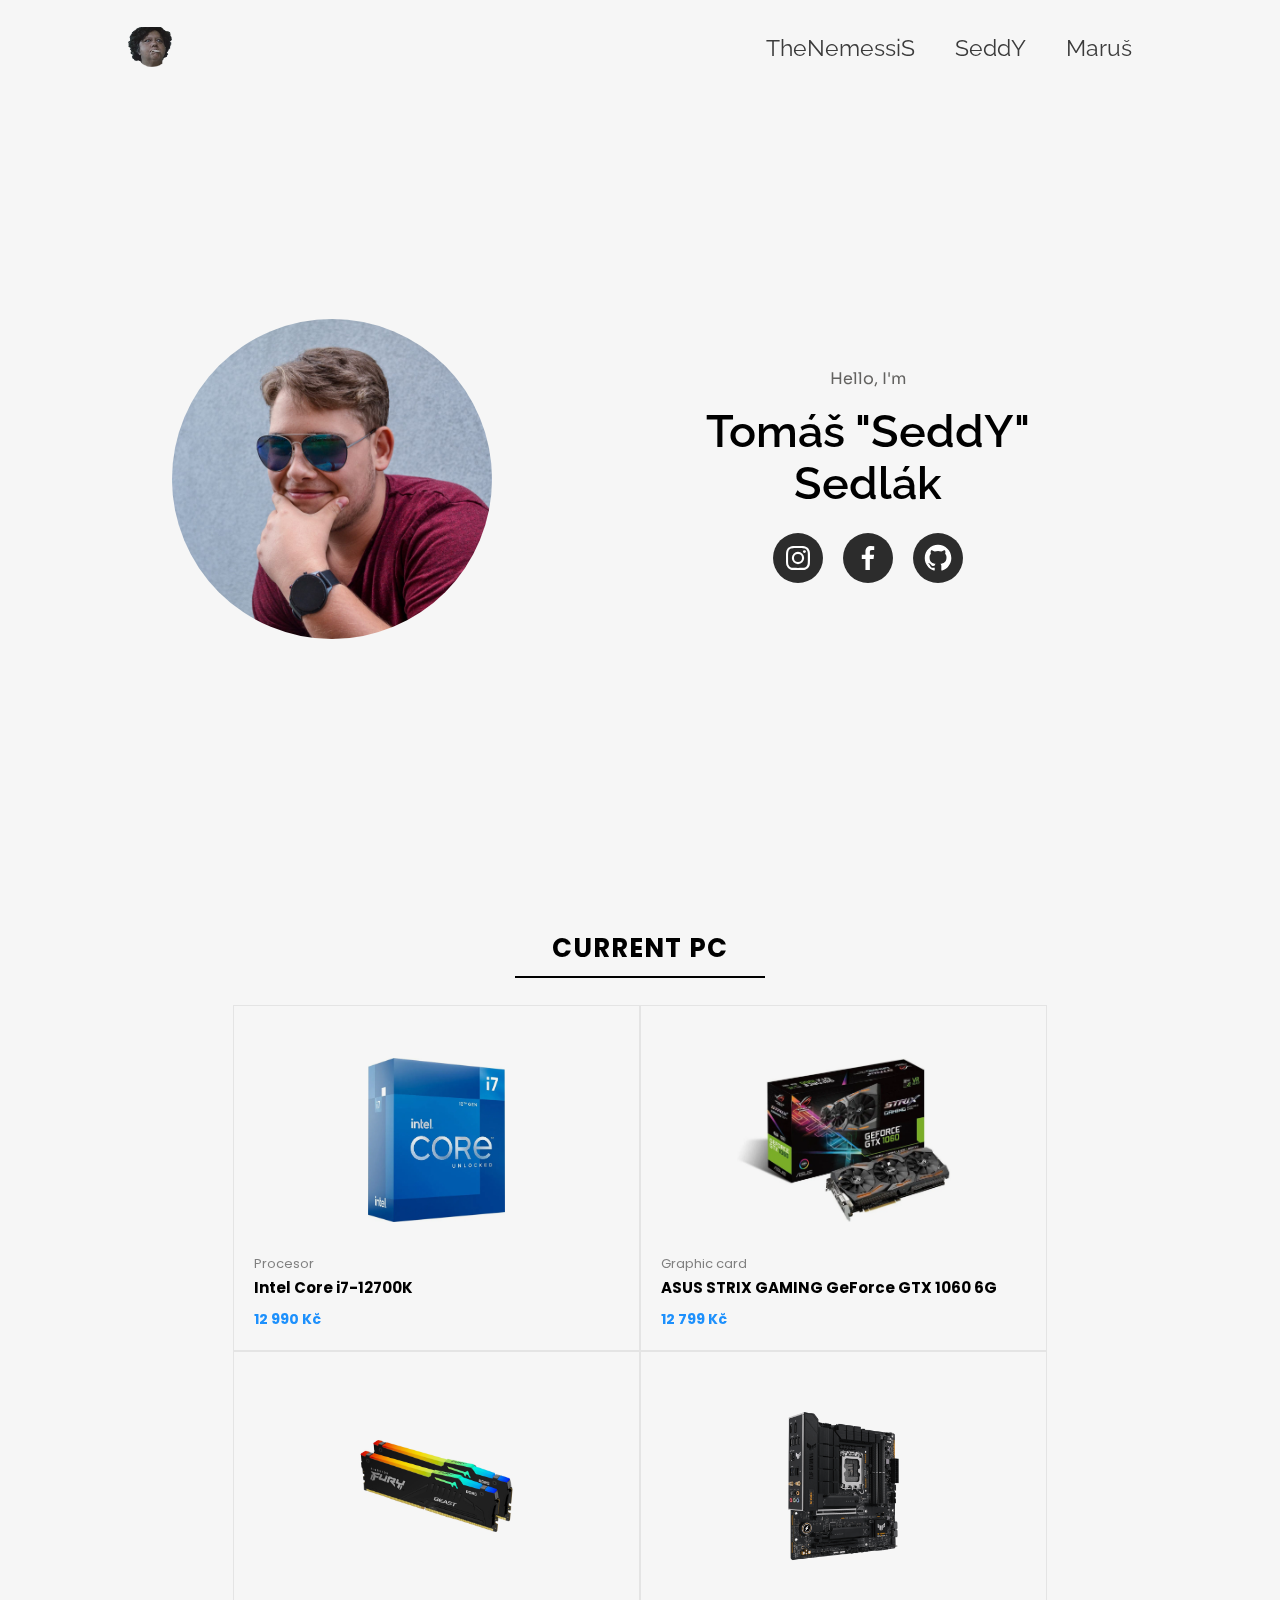
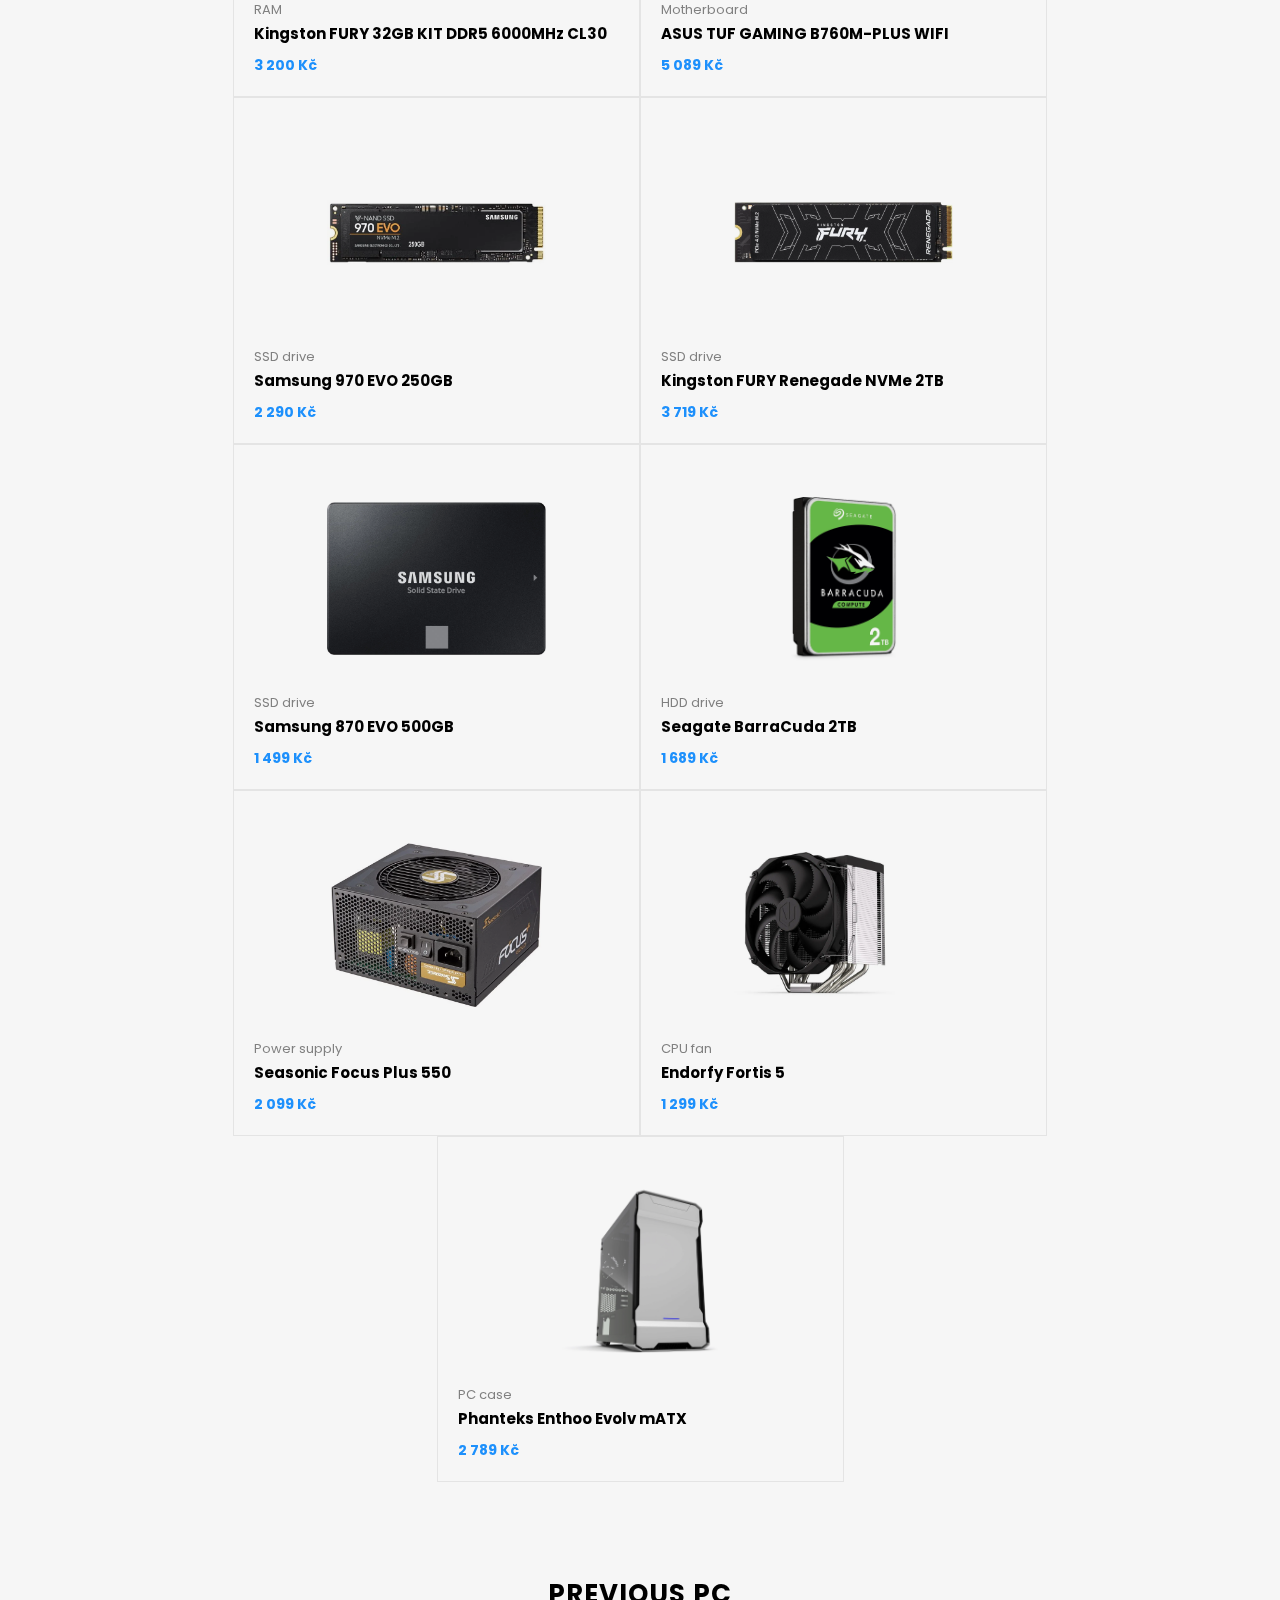
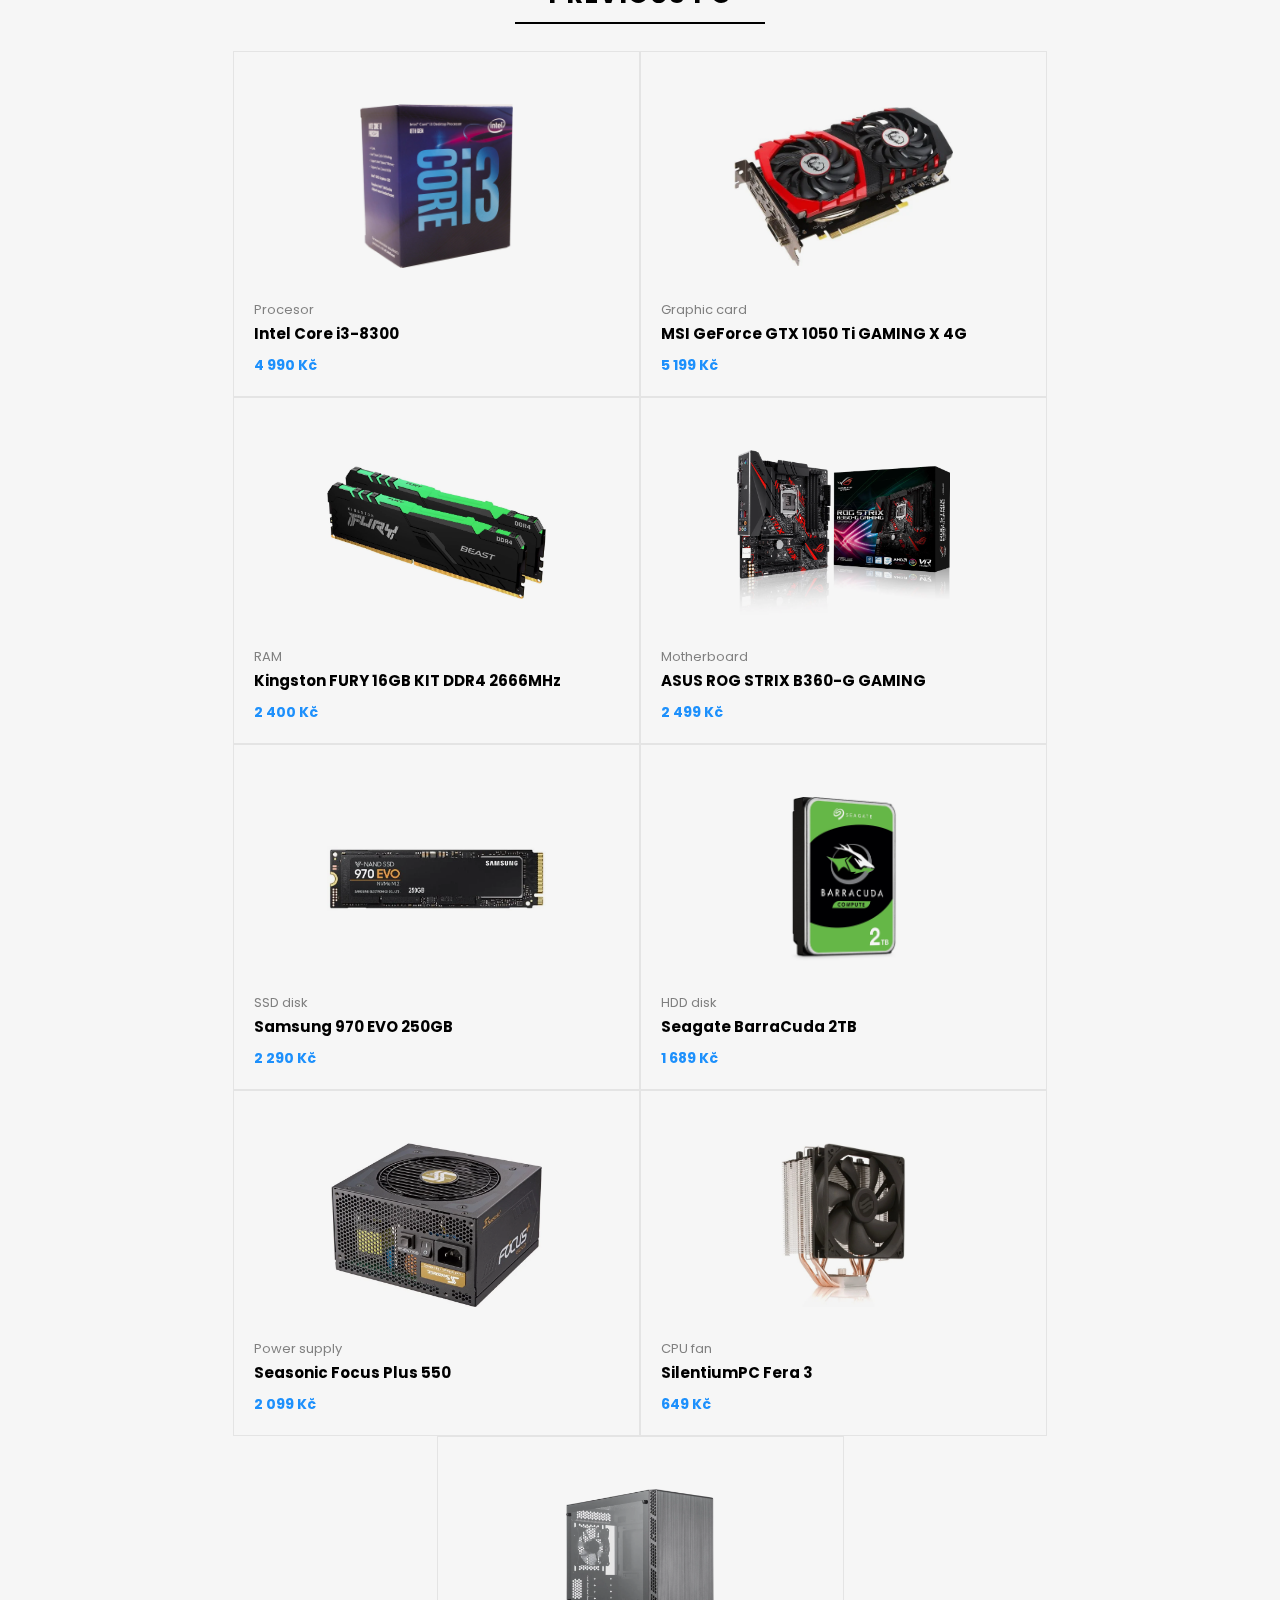
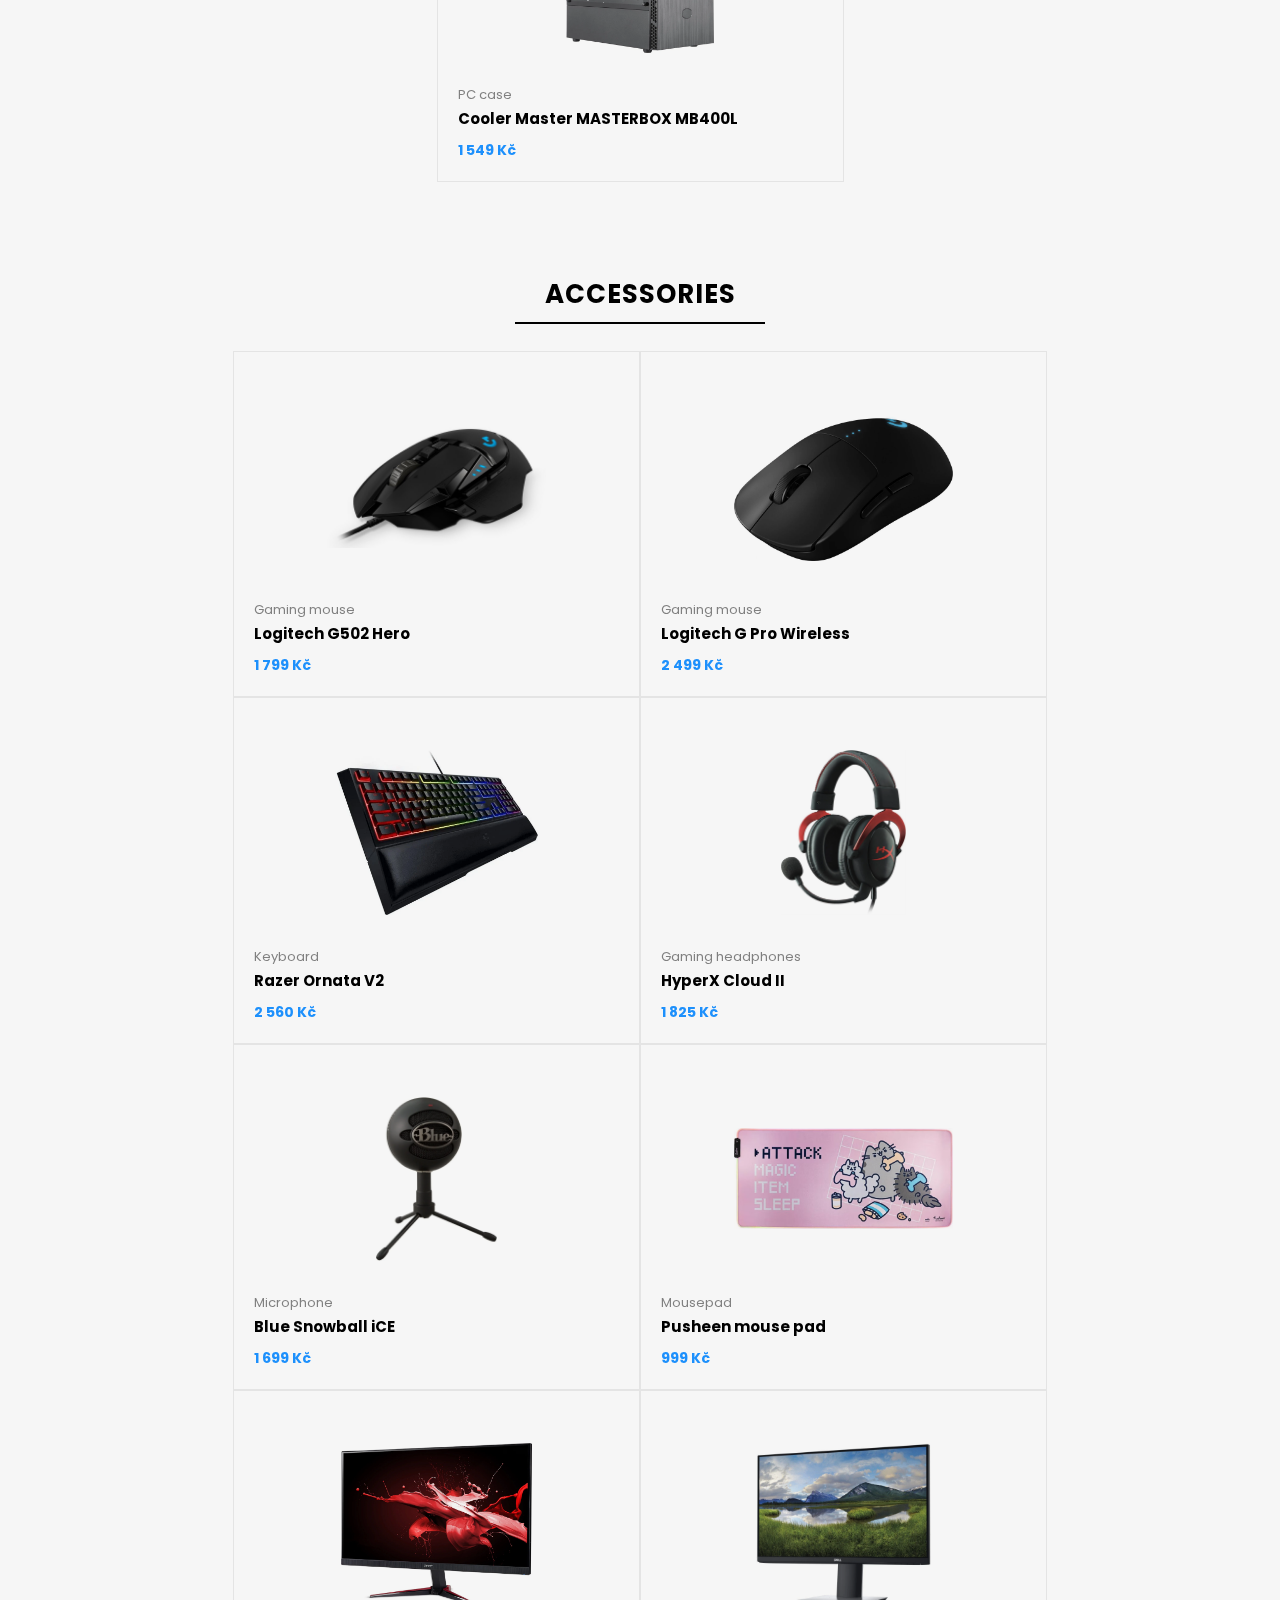
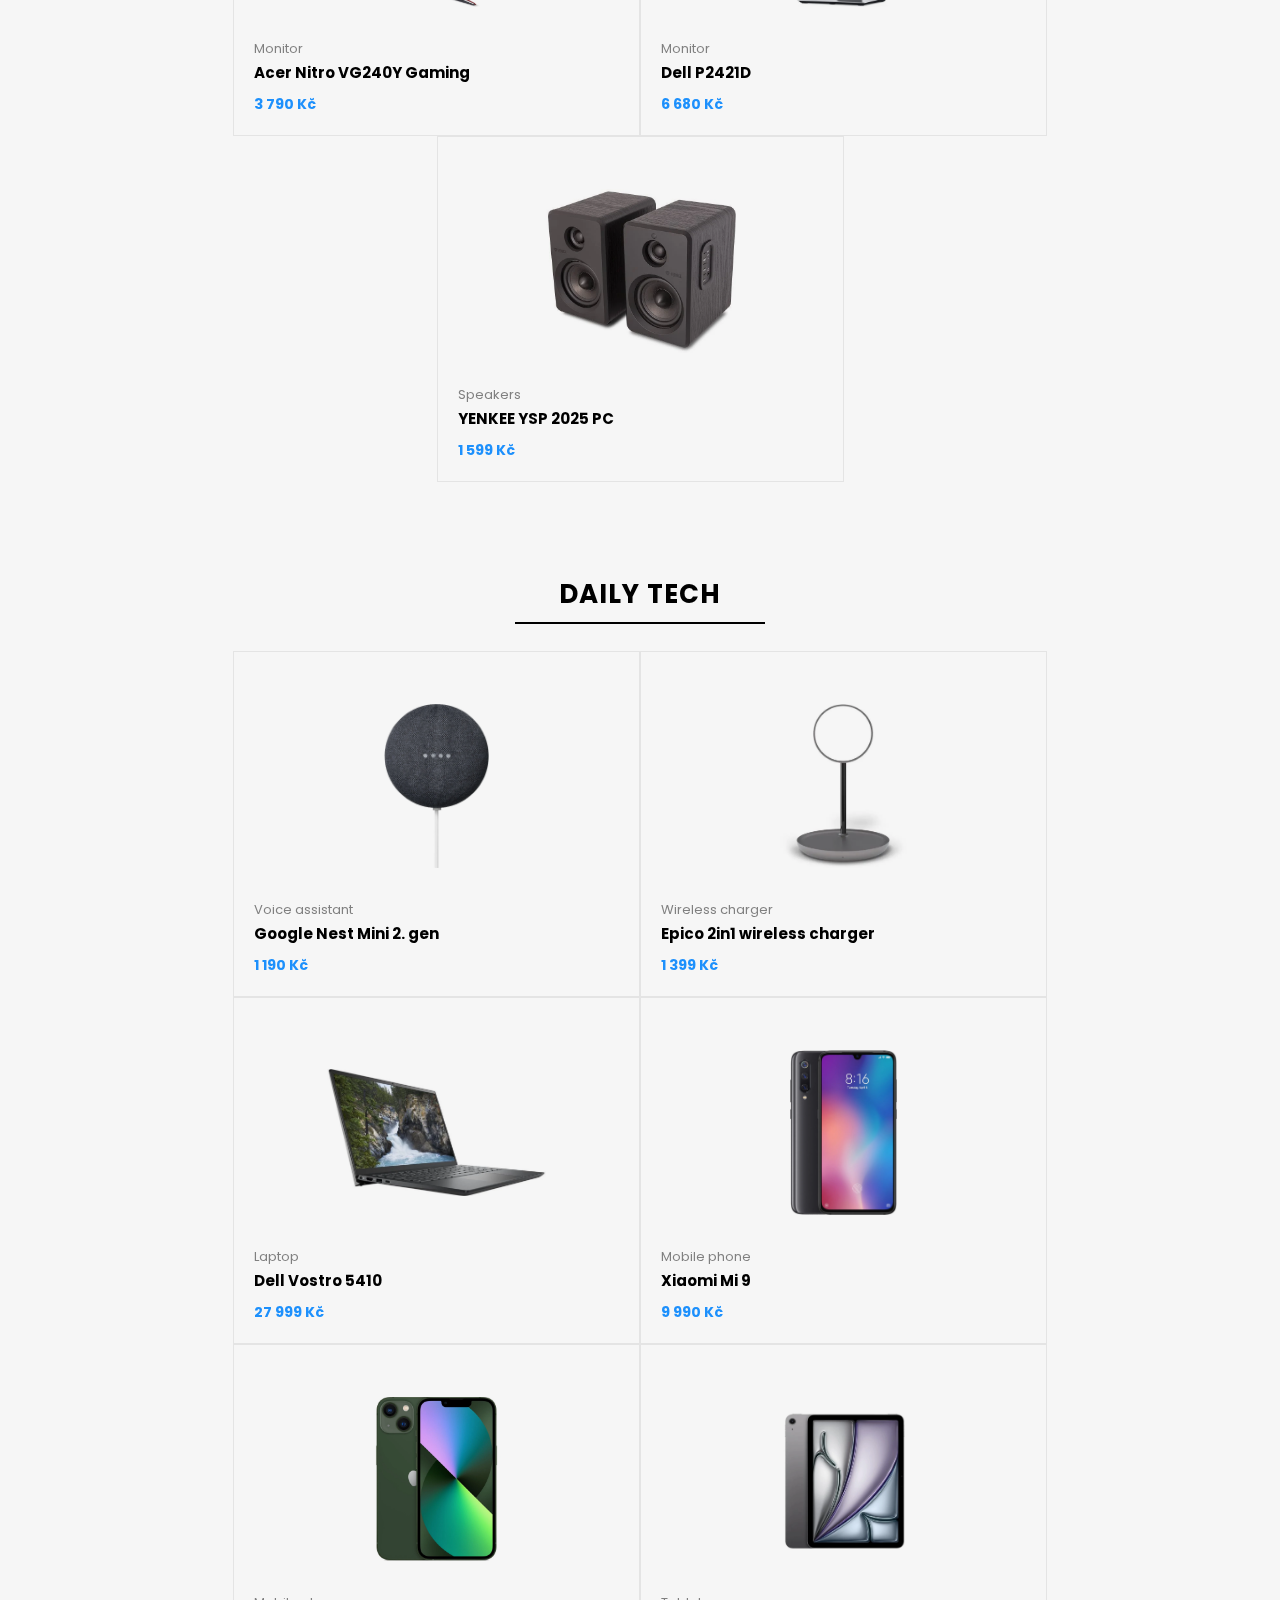
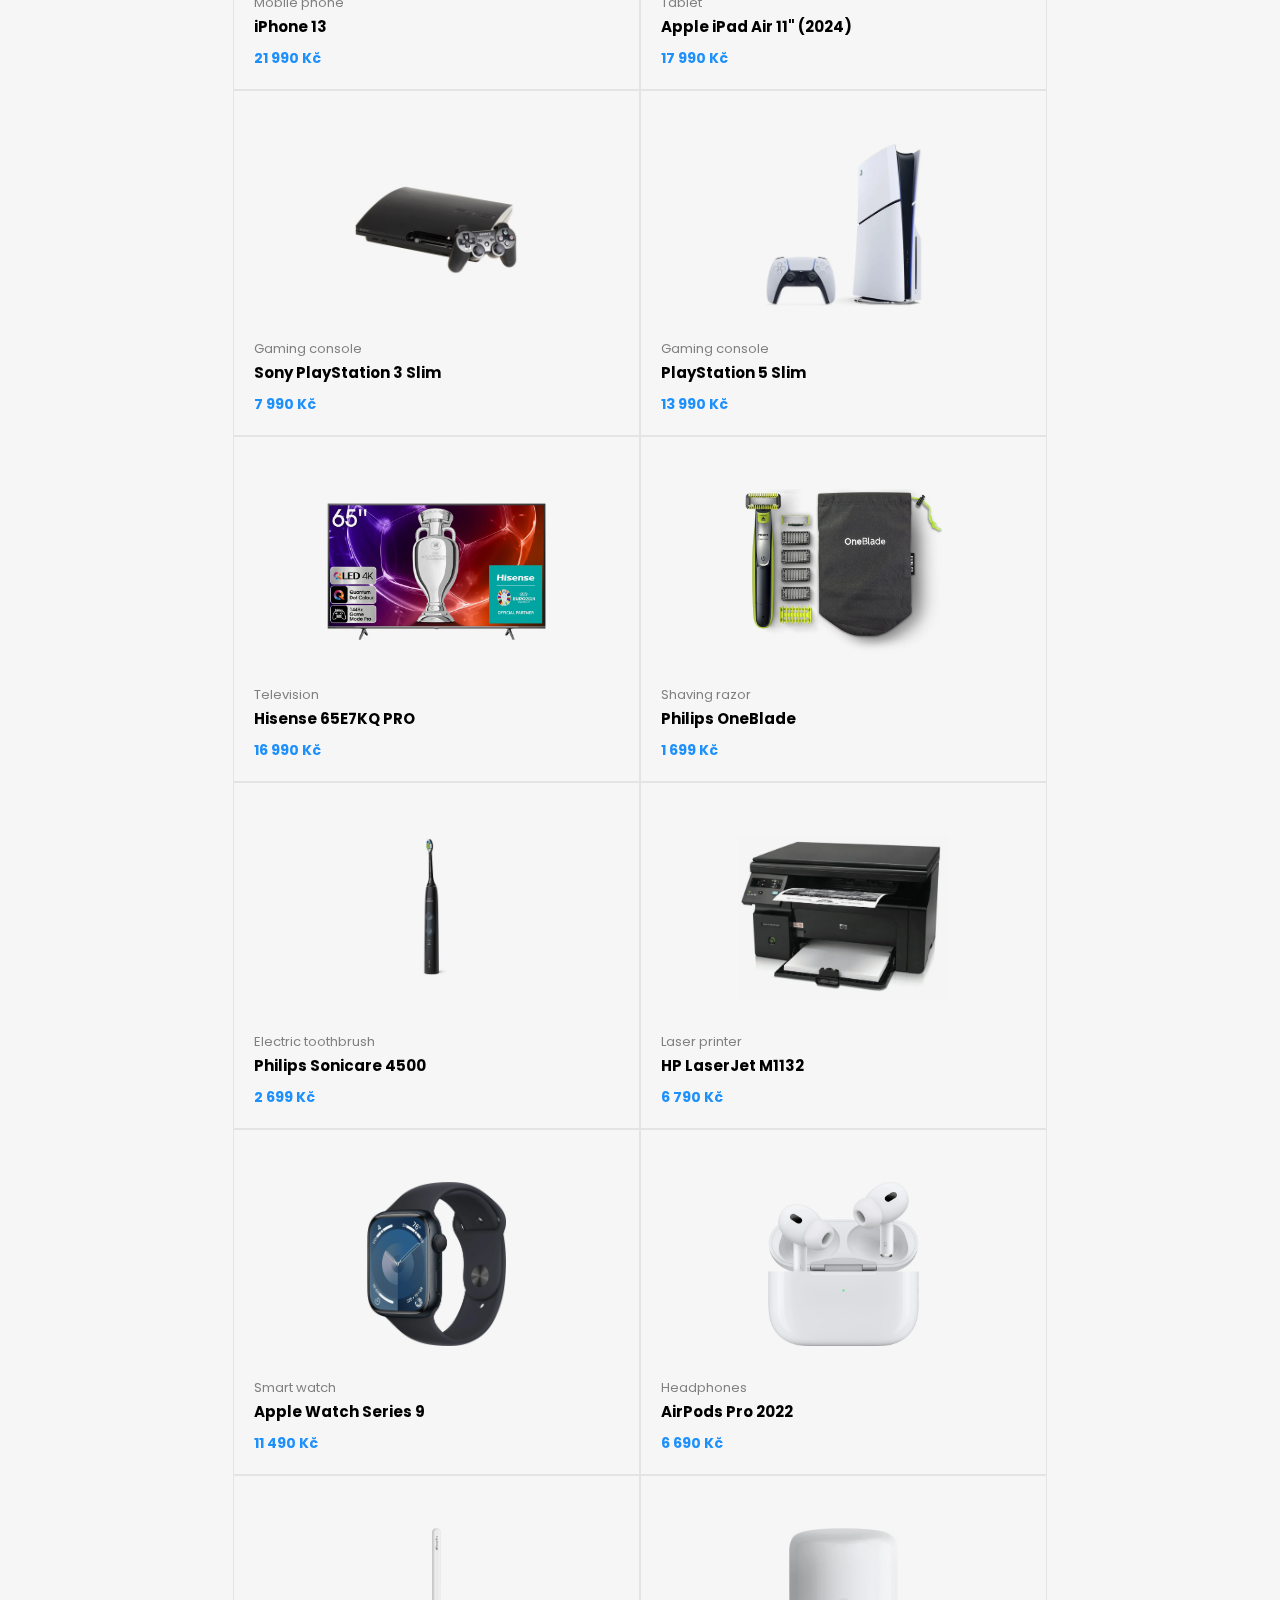
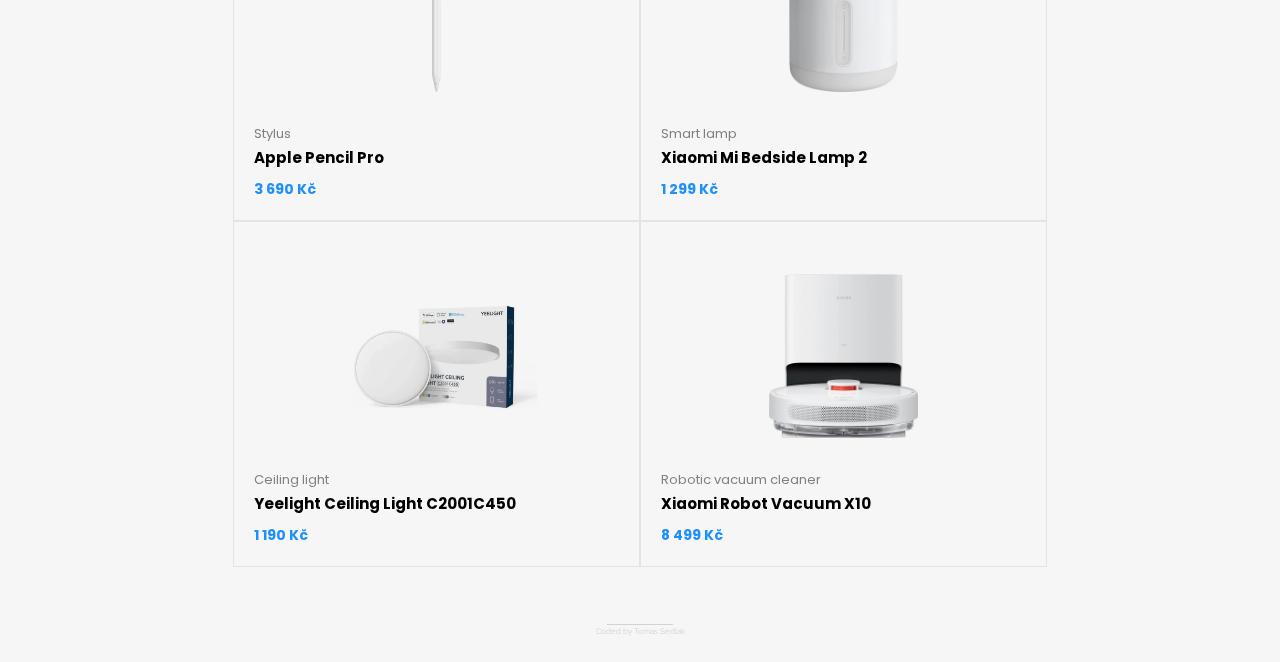
<file: SeddY/index.html>
<html lang="en">
<head>
    <meta charset="UTF-8">
    <meta http-equiv="X-UA-Compatible" content="IE=edge">
    <meta name="viewport" content="width=device-width, initial-scale=1.0">
    <link rel="stylesheet" href="style/style.css">
    <link rel="icon" href="loga/marena.png">
    <meta name="author" content="Tomas Sedlak">
    <meta name="last-modified" content="2025/05/25">
    <title> SeddY </title>
</head>
<body>
    <section>
        <header>
            <a href="../index.html"><img class="marena" src="loga/marena.png" alt="Logo"></a>
            <ul class="nav_menu">
                <li><a class="underline" href="../TheNemessiS/index.html"> TheNemessiS </a></li>
                <li><a class="underline" href="index.html"> SeddY </a></li>
                <li><a class="underline" href="../Maruš/index.html"> Maruš </a></li>
            </ul>
            <label class="hamburger">
                <input type="checkbox">
                <svg viewBox="0 0 32 32">
                    <path d="M27 10 13 10C10.8 10 9 8.2 9 6 9 3.5 10.8 2 13 2 15.2 2 17 3.8 17 6L17 26C17 28.2 18.8 30 21 30 23.2 30 25 28.2 25 26 25 23.8 23.2 22 21 22L7 22" 
                        class="line line-top-bottom"></path>
                    <path d="M7 16 27 16" class="line"></path>
                </svg>
            </label>
        </header>
    </section>
    <nav class="profile">
        <nav class="profile_box">
            <div class="img_box">
                <img src="loga/seddy_profilovka.jpg" alt="SeddY_photo">
            </div>
            <div class="section_text">
                <p class="greetings"> Hello, I'm </p>
                <h1 class="name_box"> Tomáš "SeddY" Sedlák </h1>
                <div class="social_box"> 
                    <a href="https://www.instagram.com/tomas_seddy_sedlak/" class="socialContainer ContainerOne">
                    <svg class="socialSVG igSVG" viewBox="0 0 24 24"><path d="M11.999 7.377a4.623 4.623 0 1 0 0 9.248 4.623 4.623 0 0 0 0-9.248zm0 7.627a3.004 3.004 0 1 1 0-6.008 3.004 3.004 0 0 1 0 6.008z"></path><circle cx="16.806" cy="7.207" r="1.078"></circle><path d="M20.533 6.111A4.605 4.605 0 0 0 17.9 3.479a6.606 6.606 0 0 0-2.186-.42c-.963-.042-1.268-.054-3.71-.054s-2.755 0-3.71.054a6.554 6.554 0 0 0-2.184.42 4.6 4.6 0 0 0-2.633 2.632 6.585 6.585 0 0 0-.419 2.186c-.043.962-.056 1.267-.056 3.71 0 2.442 0 2.753.056 3.71.015.748.156 1.486.419 2.187a4.61 4.61 0 0 0 2.634 2.632 6.584 6.584 0 0 0 2.185.45c.963.042 1.268.055 3.71.055s2.755 0 3.71-.055a6.615 6.615 0 0 0 2.186-.419 4.613 4.613 0 0 0 2.633-2.633c.263-.7.404-1.438.419-2.186.043-.962.056-1.267.056-3.71s0-2.753-.056-3.71a6.581 6.581 0 0 0-.421-2.217zm-1.218 9.532a5.043 5.043 0 0 1-.311 1.688 2.987 2.987 0 0 1-1.712 1.711 4.985 4.985 0 0 1-1.67.311c-.95.044-1.218.055-3.654.055-2.438 0-2.687 0-3.655-.055a4.96 4.96 0 0 1-1.669-.311 2.985 2.985 0 0 1-1.719-1.711 5.08 5.08 0 0 1-.311-1.669c-.043-.95-.053-1.218-.053-3.654 0-2.437 0-2.686.053-3.655a5.038 5.038 0 0 1 .311-1.687c.305-.789.93-1.41 1.719-1.712a5.01 5.01 0 0 1 1.669-.311c.951-.043 1.218-.055 3.655-.055s2.687 0 3.654.055a4.96 4.96 0 0 1 1.67.311 2.991 2.991 0 0 1 1.712 1.712 5.08 5.08 0 0 1 .311 1.669c.043.951.054 1.218.054 3.655 0 2.436 0 2.698-.043 3.654h-.011z"></path></svg>
                    </a>
                    <a href="https://www.facebook.com/TomasseddySedlak/" class="socialContainer ContainerTwo">
                    <svg class="socialSVG fbSVG" viewBox="0 0 24 24"><path d="M13.397 20.997v-8.196h2.765l.411-3.209h-3.176V7.548c0-.926.258-1.56 1.587-1.56h1.684V3.127A22.336 22.336 0 0 0 14.201 3c-2.444 0-4.122 1.492-4.122 4.231v2.355H7.332v3.209h2.753v8.202h3.312z"></path></svg>
                    </a>
                    <a href="https://github.com/seddySedlak" class="socialContainer ContainerThree">
                    <svg class="socialSVG ghSVG" viewBox="0 0 24 24"><path d="M12.026 2c-5.509 0-9.974 4.465-9.974 9.974 0 4.406 2.857 8.145 6.821 9.465.499.09.679-.217.679-.481 0-.237-.008-.865-.011-1.696-2.775.602-3.361-1.338-3.361-1.338-.452-1.152-1.107-1.459-1.107-1.459-.905-.619.069-.605.069-.605 1.002.07 1.527 1.028 1.527 1.028.89 1.524 2.336 1.084 2.902.829.091-.645.351-1.085.635-1.334-2.214-.251-4.542-1.107-4.542-4.93 0-1.087.389-1.979 1.024-2.675-.101-.253-.446-1.268.099-2.64 0 0 .837-.269 2.742 1.021a9.582 9.582 0 0 1 2.496-.336 9.554 9.554 0 0 1 2.496.336c1.906-1.291 2.742-1.021 2.742-1.021.545 1.372.203 2.387.099 2.64.64.696 1.024 1.587 1.024 2.675 0 3.833-2.33 4.675-4.552 4.922.355.308.675.916.675 1.846 0 1.334-.012 2.41-.012 2.737 0 .267.178.577.687.479C19.146 20.115 22 16.379 22 11.974 22 6.465 17.535 2 12.026 2z"></path></svg>
                    </a>
                </div>
            </div>
        </nav>    
    </nav> 
    <nav class="main_container">
        <h2> Current PC </h2>
            <hr>
        <nav class="components_container">
            <div class="components_imgbox">
                <div class="components">
                    <a href="https://www.alza.cz/intel-core-i7-12700k-d6736077.htm"><img src="components_photo/cpu-i7.webp" title="Intel Core i7-12700K"></a>
                    <div>
                        <p class="kindOf"> Procesor </p>
                        <p class="nameOf"> Intel Core i7-12700K </p>
                        <p class="price"> 12 990 Kč </p>
                    </div>
                </div>    
            </div>
            <div class="components_imgbox">
                <div class="components">
                    <a href="https://www.alza.cz/asus-strix-gaming-gtx1060-6gb-d4373222.htm"><img src="components_photo/gpu-1060.webp" title="ASUS STRIX GAMING GeForce GTX 1060 6G"></a>
                    <div>
                        <p class="kindOf"> Graphic card </p>
                        <p class="nameOf"> ASUS STRIX GAMING GeForce GTX 1060 6G </p>
                        <p class="price"> 12 799 Kč </p>
                    </div>
                </div>
            </div>
            <div class="components_imgbox">    
                <div class="components">
                    <a href="https://www.alza.cz/kingston-fury-32gb-kit-ddr5-6000mt-s-cl30-beast-rgb-d12710886.htm"><img src="components_photo/ram-ddr5.webp" title="Kingston FURY 32GB KIT DDR5 6000MHz CL30"></a>
                    <div>
                        <p class="kindOf"> RAM </p>
                        <p class="nameOf"> Kingston FURY 32GB KIT DDR5 6000MHz CL30 </p>
                        <p class="price"> 3 200 Kč </p>
                    </div>
                </div>
            </div>           
            <div class="components_imgbox">   
                <div class="components">
                    <a href="https://www.alza.cz/asus-tuf-gaming-b760m-plus-wifi-d7986294.htm"><img src="components_photo/mb-b760.webp" title="ASUS TUF GAMING B760M-PLUS WIFI"></a>
                    <div>
                        <p class="kindOf"> Motherboard </p>
                        <p class="nameOf"> ASUS TUF GAMING B760M-PLUS WIFI </p>
                        <p class="price"> 5 089 Kč </p>
                    </div>
                </div>
            </div>
            <div class="components_imgbox">  
                <div class="components">
                    <a href="https://www.alza.cz/samsung-970-evo-250gb-d5319057.htm"><img src="components_photo/ssd.webp" title="Samsung 970 EVO 250GB"></a>
                    <div>
                        <p class="kindOf"> SSD drive </p>
                        <p class="nameOf"> Samsung 970 EVO 250GB </p>
                        <p class="price"> 2 290 Kč </p>
                    </div>
                </div>
            </div>
            <div class="components_imgbox">  
                <div class="components">
                    <a href="https://www.alza.cz/kingston-fury-renegade-nvme-2tb-d6817202.htm"><img src="components_photo/kingston-renegade.webp" title="Kingston FURY Renegade NVMe 2TB"></a>
                    <div>
                        <p class="kindOf"> SSD drive </p>
                        <p class="nameOf"> Kingston FURY Renegade NVMe 2TB </p>
                        <p class="price"> 3 719 Kč </p>
                    </div>
                </div>
            </div>
            <div class="components_imgbox">  
                <div class="components">
                    <a href="https://www.alza.cz/samsung-870-evo-500gb-d6308917.htm"><img src="components_photo/ssd-2,5.webp" title="Samsung 870 EVO 500GB"></a>
                    <div>
                        <p class="kindOf"> SSD drive </p>
                        <p class="nameOf"> Samsung 870 EVO 500GB </p>
                        <p class="price"> 1 499 Kč </p>
                    </div>
                </div>
            </div>
            <div class="components_imgbox">   
                <div class="components">
                    <a href="https://www.alza.cz/seagate-barracuda-2tb-d5323006.htm"><img src="components_photo/hdd.webp" title="Seagate BarraCuda 2TB"></a>
                    <div>
                        <p class="kindOf"> HDD drive </p>
                        <p class="nameOf"> Seagate BarraCuda 2TB </p>
                        <p class="price"> 1 689 Kč </p>
                    </div>
                </div>
            </div>
            <div class="components_imgbox">  
                <div class="components">
                    <a href="https://www.alza.cz/seasonic-focus-plus-550-gold-d5041954.htm"><img src="components_photo/psu.webp" title="Seasonic Focus Plus 550 Gold"></a>
                    <div>
                        <p class="kindOf"> Power supply </p>
                        <p class="nameOf"> Seasonic Focus Plus 550 </p>
                        <p class="price"> 2 099 Kč </p>
                    </div>
                </div>
            </div>
            <div class="components_imgbox">   
                <div class="components">
                    <a href="https://www.alza.cz/endorfy-fortis-5-d7617318.htm"><img src="components_photo/cpuFan-Fortis.webp" title="Endorfy Fortis 5"></a>
                    <div>
                        <p class="kindOf"> CPU fan </p>
                        <p class="nameOf"> Endorfy Fortis 5 </p>
                        <p class="price"> 1 299 Kč </p>
                    </div>
                </div>
            </div>
            </div>
            <div class="components_imgbox">   
                <div class="components">
                    <a href="https://www.alza.cz/phanteks-enthoo-evolv-matx-tempered-stribrna-d4923447.htm"><img src="components_photo/case.webp" title="Phanteks Enthoo Evolv mATX Tempered stříbrná"></a>
                    <div>
                        <p class="kindOf"> PC case </p>
                        <p class="nameOf"> Phanteks Enthoo Evolv mATX </p>
                        <p class="price"> 2 789 Kč </p>
                    </div>
                </div>
            </div>
        </nav>
            <h2> Previous PC </h2>
            <hr>
        <nav class="components_container">
            <div class="components_imgbox">
                <div class="components">
                    <a href="https://www.alza.cz/intel-core-i3-8300-d5277519.htm"><img src="components_photo/cpu.webp" title="Intel Core i3-8300"></a>
                    <div>
                        <p class="kindOf"> Procesor </p>
                        <p class="nameOf"> Intel Core i3-8300 </p>
                        <p class="price"> 4 990 Kč </p>
                    </div>
                </div>    
            </div>
            <div class="components_imgbox">
                <div class="components">
                    <a href="https://www.alza.cz/msi-gtx-1050-ti-gaming-x-4g-d4529148.htm"><img src="components_photo/gpu.webp" title="MSI GeForce GTX 1050 Ti GAMING X 4G"></a>
                    <div>
                        <p class="kindOf"> Graphic card </p>
                        <p class="nameOf"> MSI GeForce GTX 1050 Ti GAMING X 4G </p>
                        <p class="price"> 5 199 Kč </p>
                    </div>
                </div>
            </div>
            <div class="components_imgbox">    
                <div class="components">
                    <a href="https://www.alza.cz/kingston-fury-16gb-kit-ddr4-2666mhz-cl16-beast-rgb-d6622615.htm"><img src="components_photo/ram.webp" title="Kingston FURY 16GB KIT DDR4 2666MHz CL16 Beast RGB"></a>
                    <div>
                        <p class="kindOf"> RAM </p>
                        <p class="nameOf"> Kingston FURY 16GB KIT DDR4 2666MHz </p>
                        <p class="price"> 2 400 Kč </p>
                    </div>
                </div>
            </div>           
            <div class="components_imgbox">   
                <div class="components">
                    <a href="https://www.alza.cz/asus-rog-strix-b360-g-gaming-d5289339.htm"><img src="components_photo/mb.webp" title="ASUS ROG STRIX B360-G GAMING"></a>
                    <div>
                        <p class="kindOf"> Motherboard </p>
                        <p class="nameOf"> ASUS ROG STRIX B360-G GAMING </p>
                        <p class="price"> 2 499 Kč </p>
                    </div>
                </div>
            </div>
            <div class="components_imgbox">  
                <div class="components">
                    <a href="https://www.alza.cz/samsung-970-evo-250gb-d5319057.htm"><img src="components_photo/ssd.webp" title="Samsung 970 EVO 250GB"></a>
                    <div>
                        <p class="kindOf"> SSD disk </p>
                        <p class="nameOf"> Samsung 970 EVO 250GB </p>
                        <p class="price"> 2 290 Kč </p>
                    </div>
                </div>
            </div>
            <div class="components_imgbox">   
                <div class="components">
                    <a href="https://www.alza.cz/seagate-barracuda-2tb-d5323006.htm"><img src="components_photo/hdd.webp" title="Seagate BarraCuda 2TB"></a>
                    <div>
                        <p class="kindOf"> HDD disk </p>
                        <p class="nameOf"> Seagate BarraCuda 2TB </p>
                        <p class="price"> 1 689 Kč </p>
                    </div>
                </div>
            </div>
            <div class="components_imgbox">  
                <div class="components">
                    <a href="https://www.alza.cz/seasonic-focus-plus-550-gold-d5041954.htm"><img src="components_photo/psu.webp" title="Seasonic Focus Plus 550 Gold"></a>
                    <div>
                        <p class="kindOf"> Power supply </p>
                        <p class="nameOf"> Seasonic Focus Plus 550 </p>
                        <p class="price"> 2 099 Kč </p>
                    </div>
                </div>
            </div>
            <div class="components_imgbox">   
                <div class="components">
                    <a href="https://www.alza.cz/gaming/silentiumpc-fera-3-he1224-d4076308.htm"><img src="components_photo/cpuFan.webp" title="SilentiumPC Fera 3 HE1224"></a>
                    <div>
                        <p class="kindOf"> CPU fan </p>
                        <p class="nameOf"> SilentiumPC Fera 3 </p>
                        <p class="price"> 649 Kč </p>
                    </div>
                </div>
            </div>
            </div>
            <div class="components_imgbox">   
                <div class="components">
                    <a href="https://www.alza.cz/cooler-master-masterbox-mb400l-without-odd-d8570567.htm?evt=ac&pos=1&qid=LuigisBox_d5432b72-880c-4a0e-aeb7-ac62a2c0032e"><img src="components_photo/case-CM.webp" title="Cooler Master MASTERBOX MB400L"></a>
                    <div>
                        <p class="kindOf"> PC case </p>
                        <p class="nameOf"> Cooler Master MASTERBOX MB400L </p>
                        <p class="price"> 1 549 Kč </p>
                    </div>
                </div>
            </div>
        </nav>
            <h2> Accessories</h2>
            <hr>
        <nav class="accessories_container"> 
            <div class="accessories_imgbox">
                <div class="accessories">
                    <a href="https://www.alza.cz/logitech-g502-hero-d5454225.htm"><img src="accessories_photo/mouse.jpg" title="Logitech G502 Hero"></a>
                    <div>
                        <p class="kindOf"> Gaming mouse </p>
                        <p class="nameOf"> Logitech G502 Hero </p>
                        <p class="price"> 1 799 Kč </p>
                    </div>
                </div>
            </div>
            <div class="accessories_imgbox">
                <div class="accessories">
                    <a href="https://www.alza.cz/logitech-g-pro-wireless-d5447932.htm?evt=ac"><img src="accessories_photo/LogiGPROW.webp" title="Logitech G Pro Wireless"></a>
                    <div>
                        <p class="kindOf"> Gaming mouse </p>
                        <p class="nameOf"> Logitech G Pro Wireless </p>
                        <p class="price"> 2 499 Kč </p>
                    </div>
                </div>
            </div>
            <div class="accessories_imgbox">    
                <div class="accessories">
                    <a href="https://www.alza.cz/razer-ornata-v2-d6104407.htm"><img src="accessories_photo/keyboard.webp" title="Razer Ornata V2"></a>
                    <div>
                        <p class="kindOf"> Keyboard </p>
                        <p class="nameOf"> Razer Ornata V2 </p>
                        <p class="price"> 2 560 Kč </p>
                    </div>
                </div>
            </div>           
            <div class="accessories_imgbox">   
                <div class="accessories">
                    <a href="https://www.alza.cz/hyperx-cloud-ii-headset-cervena-d2304470.htm"><img src="accessories_photo/hyperx.webp" title="HyperX Cloud II Headset červená"></a>
                    <div>
                        <p class="kindOf"> Gaming headphones </p>
                        <p class="nameOf"> HyperX Cloud II </p>
                        <p class="price"> 1 825 Kč </p>
                    </div>
                </div>
            </div>
            <div class="accessories_imgbox">  
                <div class="accessories">
                    <a href="https://www.alza.cz/blue-snowball-ice-usb-black-d6469340.htm"><img src="accessories_photo/mic.webp" title="Blue Snowball iCE USB"></a>
                    <div>
                        <p class="kindOf"> Microphone </p>
                        <p class="nameOf"> Blue Snowball iCE </p>
                        <p class="price"> 1 699 Kč </p>
                    </div>
                </div>
            </div>
            <div class="accessories_imgbox">   
                <div class="accessories">
                    <a href="https://www.alza.cz/gaming/pusheen-herni-podlozka-na-stul-s-led-osvetlenim-d6862329.htm"><img src="accessories_photo/pusheenMousePad.webp" title="Pusheen mouse pad"></a>
                    <div>
                        <p class="kindOf"> Mousepad </p>
                        <p class="nameOf"> Pusheen mouse pad </p>
                        <p class="price"> 999 Kč </p>
                    </div>
                </div>
            </div>
            <div class="accessories_imgbox">  
                <div class="accessories">
                    <a href="https://www.alza.cz/acer-nitro-vg0?dq=5324124"><img src="accessories_photo/acerMonitor.webp" title="Acer Nitro VG240Y Gaming"></a>
                    <div>
                        <p class="kindOf"> Monitor </p>
                        <p class="nameOf"> Acer Nitro VG240Y Gaming </p>
                        <p class="price"> 3 790 Kč </p>
                    </div>
                </div>
            </div>
            <div class="accessories_imgbox">  
                <div class="accessories">
                    <a href="https://www.alza.cz/23-8-dell-p2421d-d5796916.htm"><img src="accessories_photo/dellMonitor.webp" title="Dell P2421D Professional"></a>
                    <div>
                        <p class="kindOf"> Monitor </p>
                        <p class="nameOf"> Dell P2421D </p>
                        <p class="price"> 6 680 Kč </p>
                    </div>
                </div>
            </div>
            <div class="accessories_imgbox">  
                <div class="accessories">
                    <a href="https://www.alza.cz/yenkee-ysp-2025-pc-d6306832.htm"><img src="accessories_photo/yenkeeRepro.webp" title="YENKEE YSP 2025 PC"></a>
                    <div>
                        <p class="kindOf"> Speakers </p>
                        <p class="nameOf"> YENKEE YSP 2025 PC </p>
                        <p class="price"> 1 599 Kč </p>
                    </div>
                </div>
            </div>
        </nav>
            <h2> Daily Tech </h2>
            <hr>
        <nav class="dailytech_container">
            <div class="dailytech_imgbox">
                <div class="dailytech">
                    <a href="https://www.alza.cz/google-nest-mini-2-generace-charcoal-d5695872.htm"><img src="dailytech_photo/gnm.webp" title="Google Nest Mini 2. generace Charcoal"></a>
                    <div>
                        <p class="kindOf"> Voice assistant </p>
                        <p class="nameOf"> Google Nest Mini 2. gen </p>
                        <p class="price"> 1 190 Kč </p>
                    </div>
                </div>
            </div>
            <div class="dailytech_imgbox">    
                <div class="dailytech">
                    <a href="https://www.alza.cz/epico-2in1-magnetic-wireless-charger-ii-magsafe-compatible-space-gray-d7187362.htm?o=8"><img src="dailytech_photo/EpicoWSCharger.webp" title="Epico 2in1 wireless charger"></a>
                    <div>
                        <p class="kindOf"> Wireless charger </p>
                        <p class="nameOf"> Epico 2in1 wireless charger </p>
                        <p class="price"> 1 399 Kč </p>
                    </div>
                </div>
            </div>           
            <div class="dailytech_imgbox">   
                <div class="dailytech">
                    <a href="https://www.alza.cz/dell-vostro-5370?dq=6591865"><img src="dailytech_photo/delLaptop.webp" title="Dell Vostro 5410"></a>
                    <div>
                        <p class="kindOf"> Laptop </p>
                        <p class="nameOf"> Dell Vostro 5410 </p>
                        <p class="price"> 27 999 Kč </p>
                    </div>
                </div>
            </div>
            <div class="dailytech_imgbox">  
                <div class="dailytech">
                    <a href="https://www.alza.cz/xiaomi-mi-9?dq=5557313"><img src="dailytech_photo/mi9.webp" title="Xiaomi Mi 9"></a>
                    <div>
                        <p class="kindOf"> Mobile phone </p>
                        <p class="nameOf"> Xiaomi Mi 9 </p>
                        <p class="price"> 9 990 Kč </p>
                    </div>
                </div>
            </div>
            <div class="dailytech_imgbox">  
                <div class="dailytech">
                    <a href="https://www.iwant.cz/Apple-iPhone-13-128GB-zeleny-p107757"><img src="dailytech_photo/iPhone13.webp" title="iPhone 13"></a>
                    <div>
                        <p class="kindOf"> Mobile phone </p>
                        <p class="nameOf"> iPhone 13 </p>
                        <p class="price"> 21 990 Kč </p>
                    </div>
                </div>
            </div>
            <div class="dailytech_imgbox">  
                <div class="dailytech">
                    <a href="https://www.iwant.cz/Apple-iPad-Air-11-128GB-Wi-Fi-vesmirne-sedy-2024--p133016"><img src="dailytech_photo/ipad.webp" title="Apple iPad Air 11 128GB Wi-Fi space grey"></a>
                    <div>
                        <p class="kindOf"> Tablet </p>
                        <p class="nameOf"> Apple iPad Air 11" (2024) </p>
                        <p class="price"> 17 990 Kč </p>
                    </div>
                </div>
            </div>
            <div class="dailytech_imgbox">   
                <div class="dailytech">
                    <a href="https://www.alza.cz/gaming/sony-playstation-3-slim-320gb-d190104.htm"><img src="dailytech_photo/ps3.webp" title="Sony PlayStation 3 Slim"></a>
                    <div>
                        <p class="kindOf"> Gaming console </p>
                        <p class="nameOf"> Sony PlayStation 3 Slim </p>
                        <p class="price"> 7 990 Kč </p>
                    </div>
                </div>
            </div>
            <div class="dailytech_imgbox">   
                <div class="dailytech">
                    <a href="https://www.alza.cz/gaming/playstation-5-slim-s-mechanikou?dq=8078676"><img src="dailytech_photo/ps5.webp" title="Sony PlayStation 3 Slim"></a>
                    <div>
                        <p class="kindOf"> Gaming console </p>
                        <p class="nameOf"> PlayStation 5 Slim </p>
                        <p class="price"> 13 990 Kč </p>
                    </div>
                </div>
            </div>
            <div class="dailytech_imgbox">   
                <div class="dailytech">
                    <a href="https://www.alza.cz/65-hisense-65e7kq-pro-d7752037.htm"><img src="dailytech_photo/tv.webp" title="Sony PlayStation 3 Slim"></a>
                    <div>
                        <p class="kindOf"> Television </p>
                        <p class="nameOf"> Hisense 65E7KQ PRO </p>
                        <p class="price"> 16 990 Kč </p>
                    </div>
                </div>
            </div>
            <div class="dailytech_imgbox">  
                <div class="dailytech">
                    <a href="https://www.alza.cz/philips-oneblade-face-and-body-qp2630-30-d5525970.htm"><img src="dailytech_photo/POBset.webp" title="Philips OneBlade QP2630/30"></a>
                    <div>
                        <p class="kindOf"> Shaving razor </p>
                        <p class="nameOf"> Philips OneBlade </p>
                        <p class="price"> 1 699 Kč </p>
                    </div>
                </div>
            </div>
            <div class="dailytech_imgbox">  
                <div class="dailytech">
                    <a href="https://www.philips.cz/c-p/HX6830_44/sonicare-protectiveclean-4500-sonicky-elektricky-zubni-kartacek"><img src="dailytech_photo/sonicare.webp" title="Philips Sonicare 4500"></a>
                    <div>
                        <p class="kindOf"> Electric toothbrush </p>
                        <p class="nameOf"> Philips Sonicare 4500 </p>
                        <p class="price"> 2 699 Kč </p>
                    </div>
                </div>
            </div>
            <div class="dailytech_imgbox">  
                <div class="dailytech">
                    <a href="https://www.alza.cz/hp-laserjet-m1132-d168149.htm"><img src="dailytech_photo/hpPrinter.webp" title="HP LaserJet M1132"></a>
                    <div>
                        <p class="kindOf"> Laser printer </p>
                        <p class="nameOf"> HP LaserJet M1132 </p>
                        <p class="price"> 6 790 Kč </p>
                    </div>
                </div>
            </div>
            <div class="dailytech_imgbox">  
                <div class="dailytech">
                    <a href="https://www.alza.cz/apple-watch-series-9-45mm-temne-inkoustovy-hlinik-s-temne-inkoustovym-sportovnim-reminkem-s-m-d7928003.htm"><img src="dailytech_photo/watch9.webp" title="Apple Watch Series 9"></a>
                    <div>
                        <p class="kindOf"> Smart watch </p>
                        <p class="nameOf"> Apple Watch Series 9 </p>
                        <p class="price"> 11 490 Kč </p>
                    </div>
                </div>
            </div>
            <div class="dailytech_imgbox">  
                <div class="dailytech">
                    <a href="https://www.iwant.cz/Apple-AirPods-Pro-bezdratova-sluchatka-s-MagSafe-pouzdrem-2022-bila-p112119"><img src="dailytech_photo/airpodsPro.webp" title="AirPods Pro 2022"></a>
                    <div>
                        <p class="kindOf"> Headphones </p>
                        <p class="nameOf"> AirPods Pro 2022 </p>
                        <p class="price"> 6 690 Kč </p>
                    </div>
                </div>
            </div>
            <div class="dailytech_imgbox">  
                <div class="dailytech">
                    <a href="https://www.iwant.cz/Apple-Pencil-Pro-tuzka-bila-p133128"><img src="dailytech_photo/apple-pencil-pro.webp" title="Apple Pencil Pro"></a>
                    <div>
                        <p class="kindOf"> Stylus </p>
                        <p class="nameOf"> Apple Pencil Pro </p>
                        <p class="price"> 3 690 Kč </p>
                    </div>
                </div>
            </div>
            <div class="dailytech_imgbox">  
                <div class="dailytech">
                    <a href="https://www.alza.cz/xiaomi-mi-bedside-lamp-2-d5667641.htm"><img src="dailytech_photo/xLamp.webp" title="Xiaomi Mi Bedside Lamp 2"></a>
                    <div>
                        <p class="kindOf"> Smart lamp </p>
                        <p class="nameOf"> Xiaomi Mi Bedside Lamp 2 </p>
                        <p class="price"> 1 299 Kč </p>
                    </div>
                </div>
            </div>
            <div class="dailytech_imgbox">  
                <div class="dailytech">
                    <a href="https://www.mironet.cz/yeelight-led-ceiling-light-c2001c450-50w-3500-lm-27006500k-prumer-455-mm-bila+dp525350/"><img src="dailytech_photo/ceilingYeelight.webp" title="Xiaomi Mi Bedside Lamp 2"></a>
                    <div>
                        <p class="kindOf"> Ceiling light </p>
                        <p class="nameOf"> Yeelight Ceiling Light C2001C450 </p>
                        <p class="price"> 1 190 Kč </p>
                    </div>
                </div>
            </div>
            <div class="dailytech_imgbox">  
                <div class="dailytech">
                    <a href="https://www.alza.cz/xiaomi-robot-vacuum-x10-eu-d7722806.htm"><img src="dailytech_photo/robot-vacuum.webp" title="Xiaomi Robot Vacuum X10 EU"></a>
                    <div>
                        <p class="kindOf"> Robotic vacuum cleaner </p>
                        <p class="nameOf"> Xiaomi Robot Vacuum X10 </p>
                        <p class="price"> 8 499 Kč </p>
                    </div>
                </div>
            </div>
        </nav>
    </nav>
    <footer>
        <hr>
        Coded by <a class="coder" href="https://github.com/seddySedlak"> Tomas Sedlak </a>
    </footer>    
    <script src="script.js"></script> 
</body>
</html>
</file>
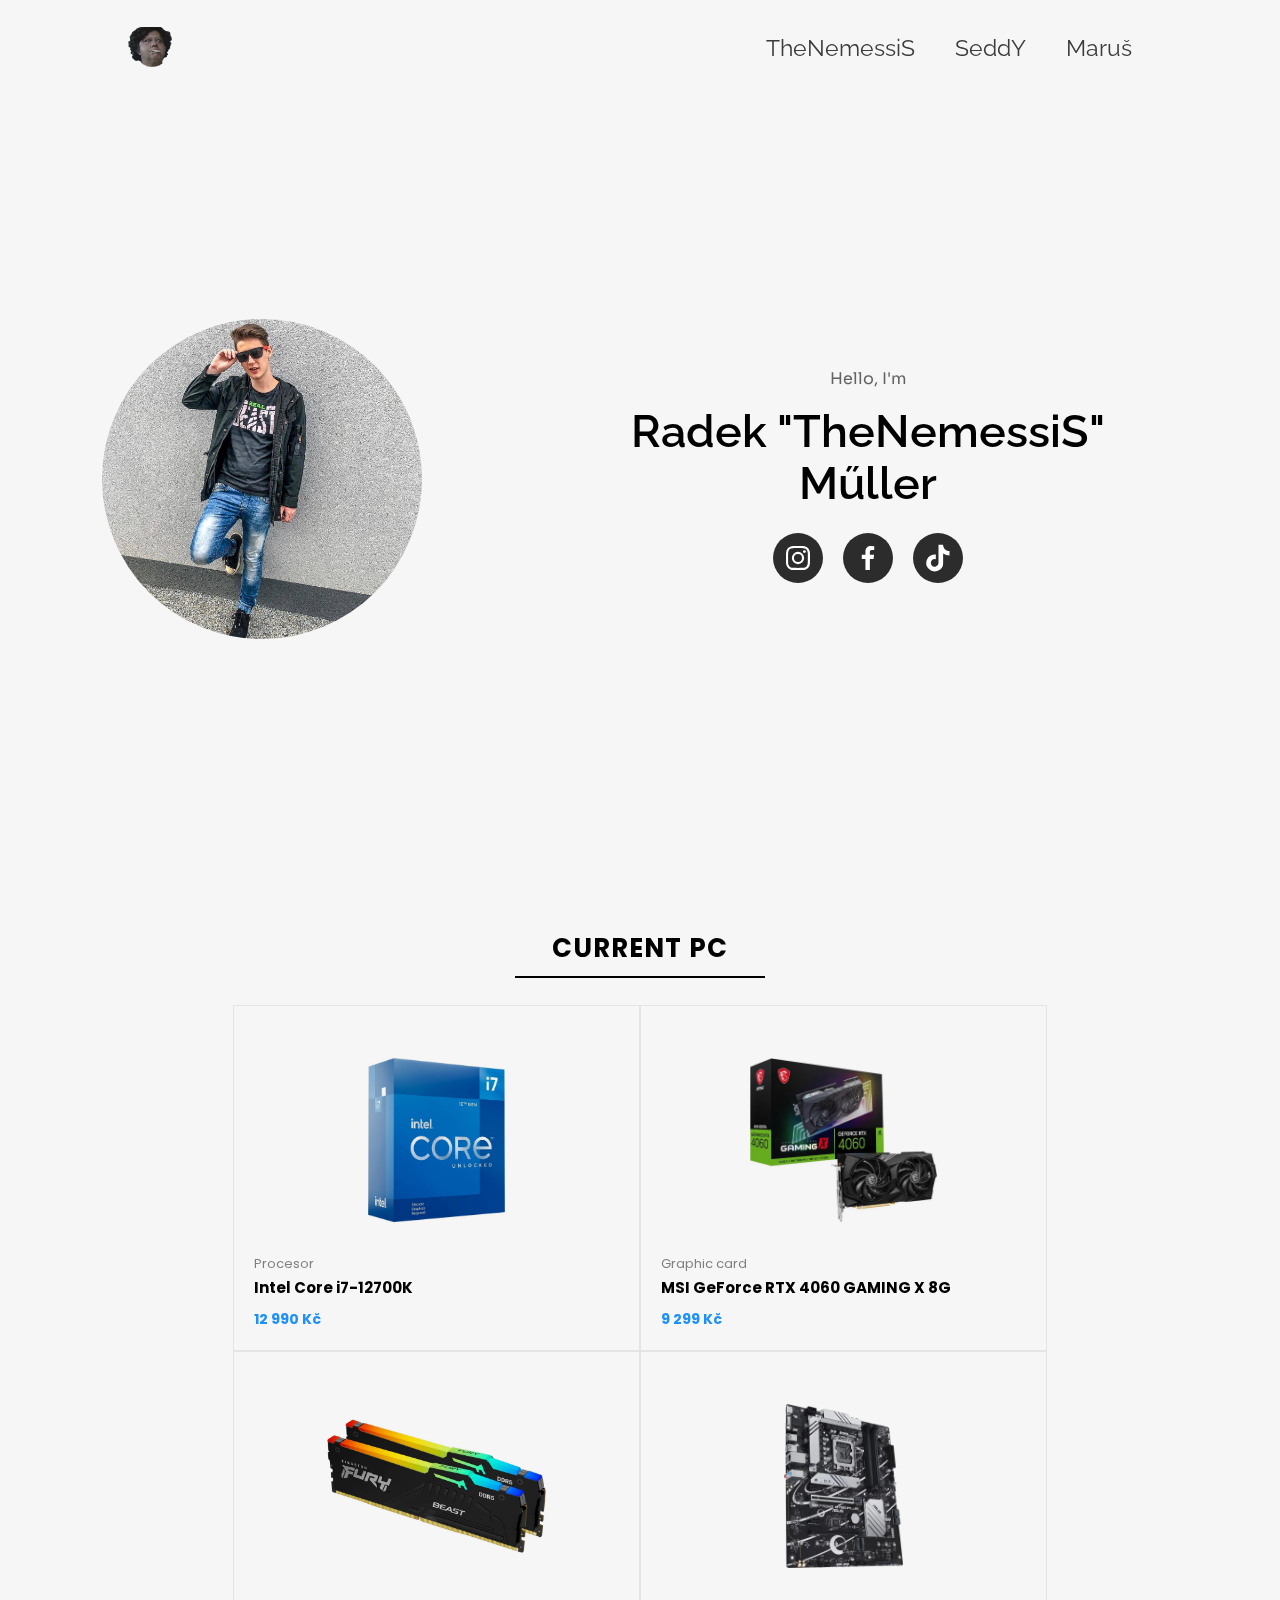
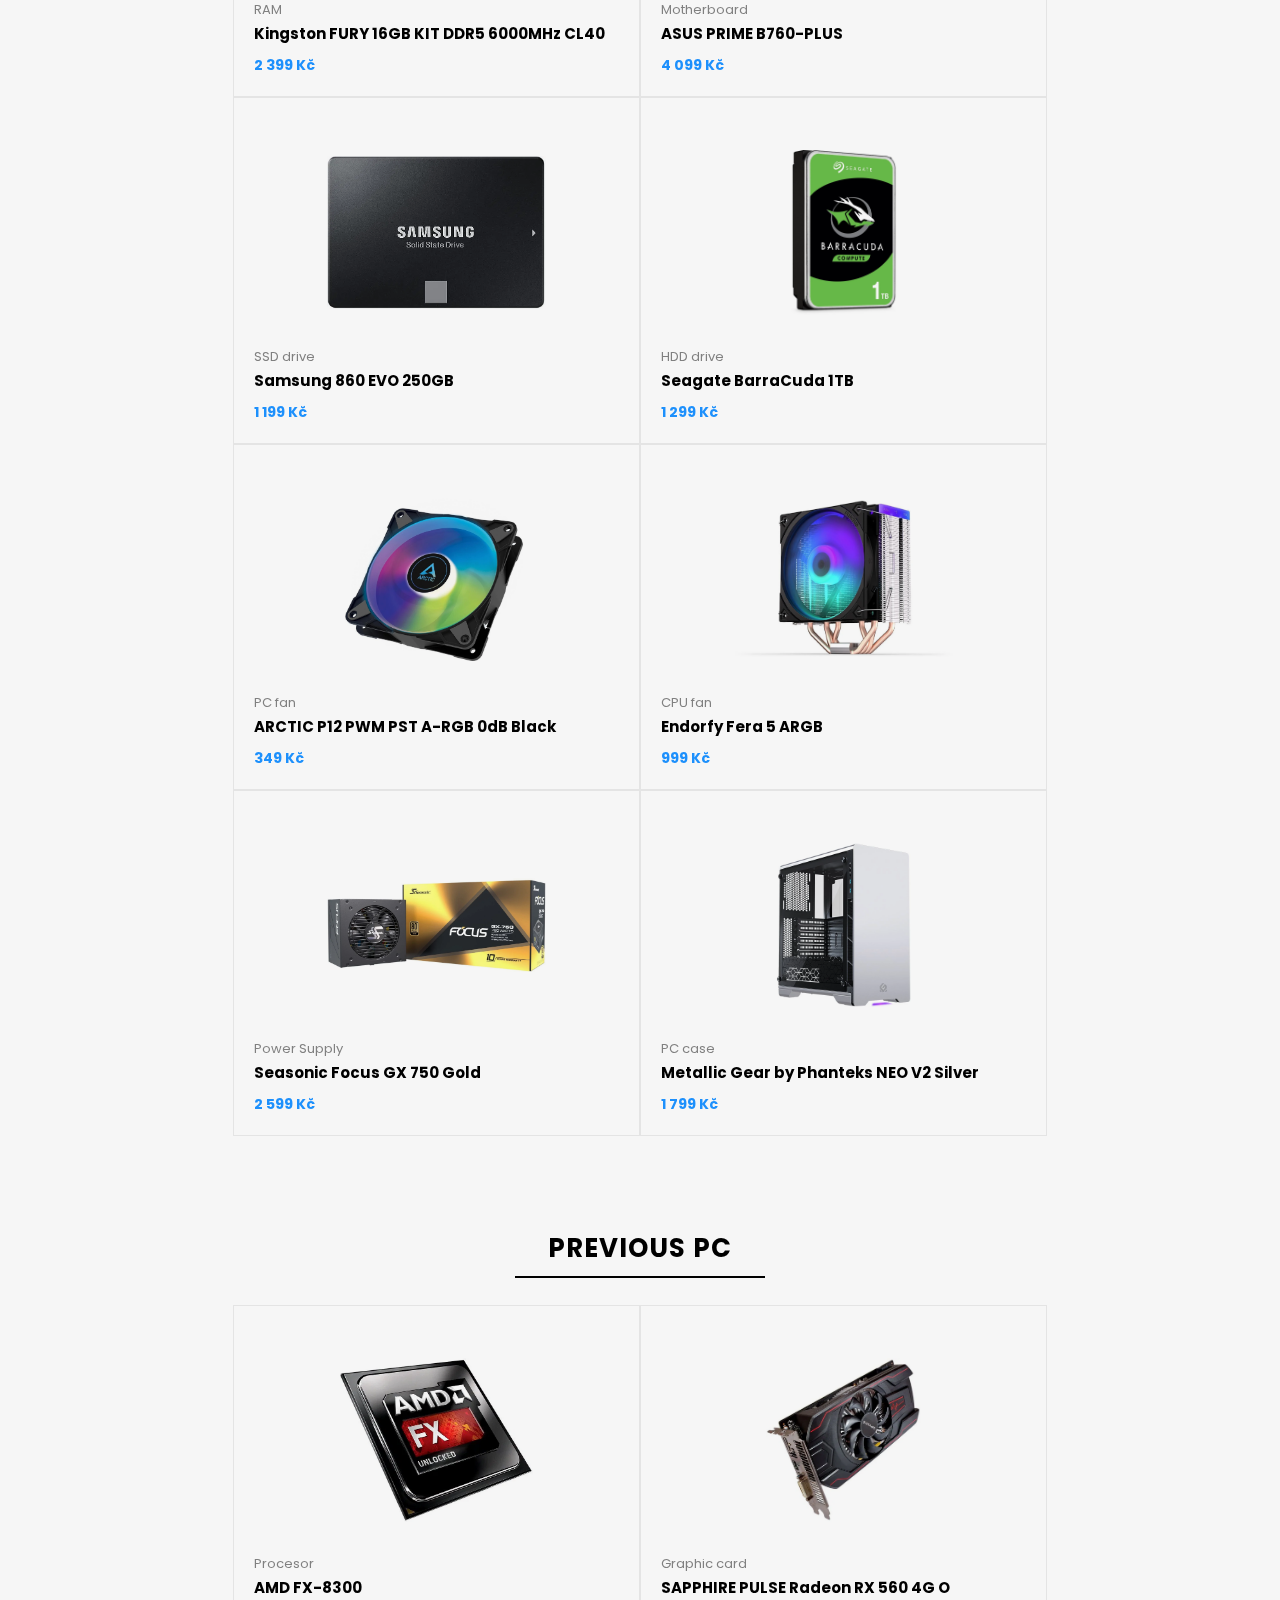
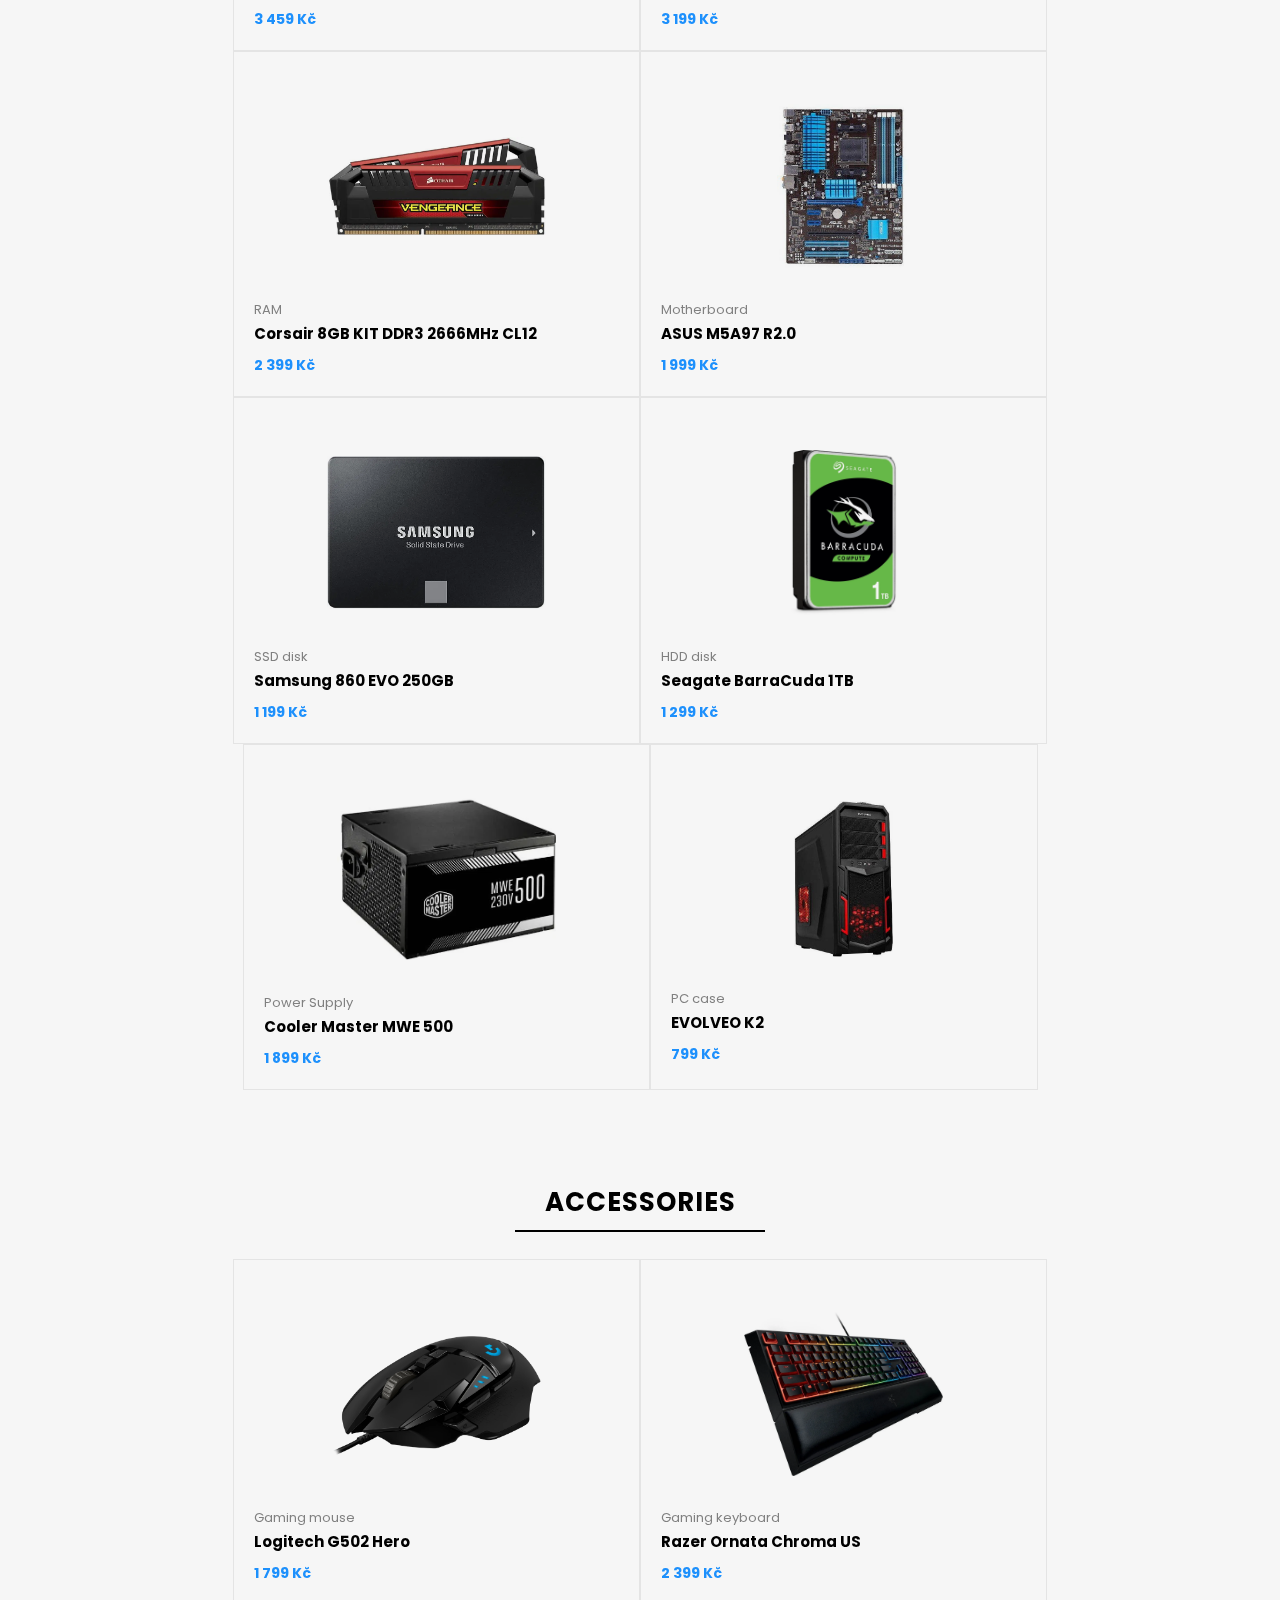
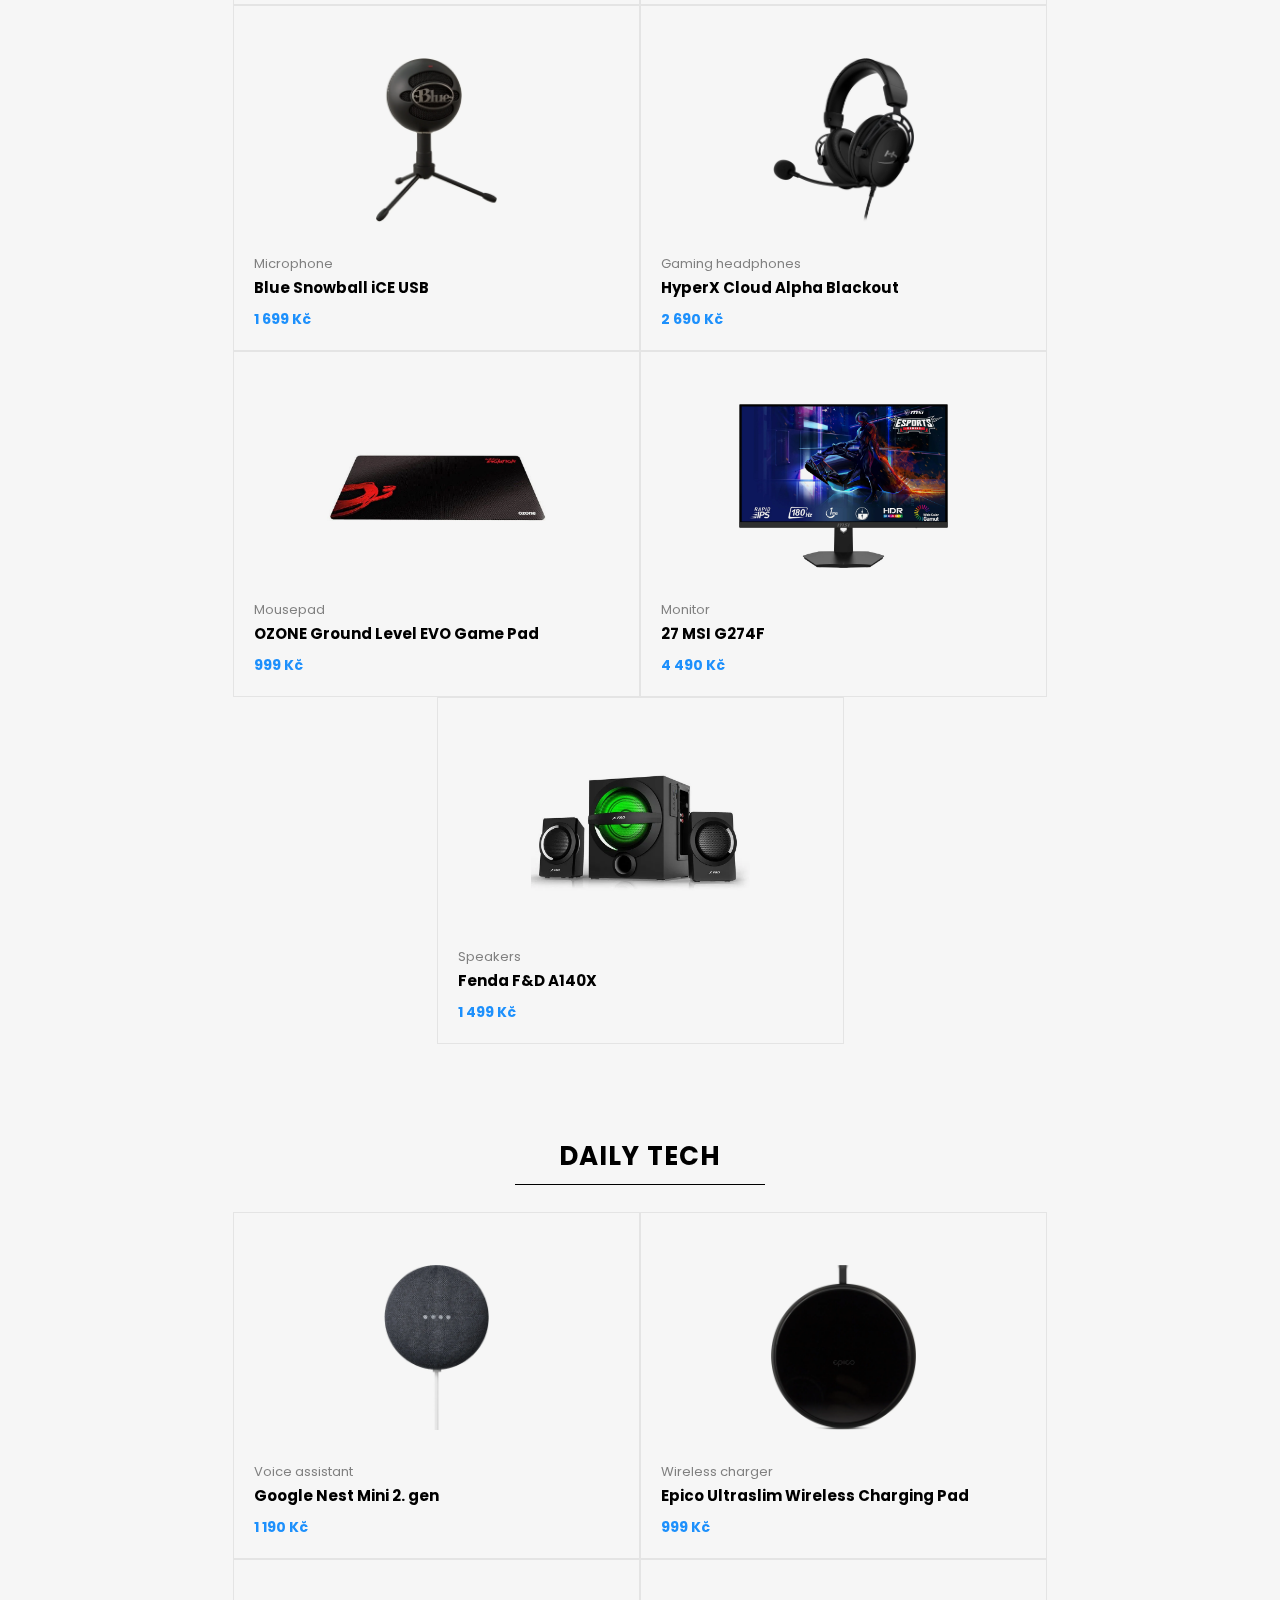
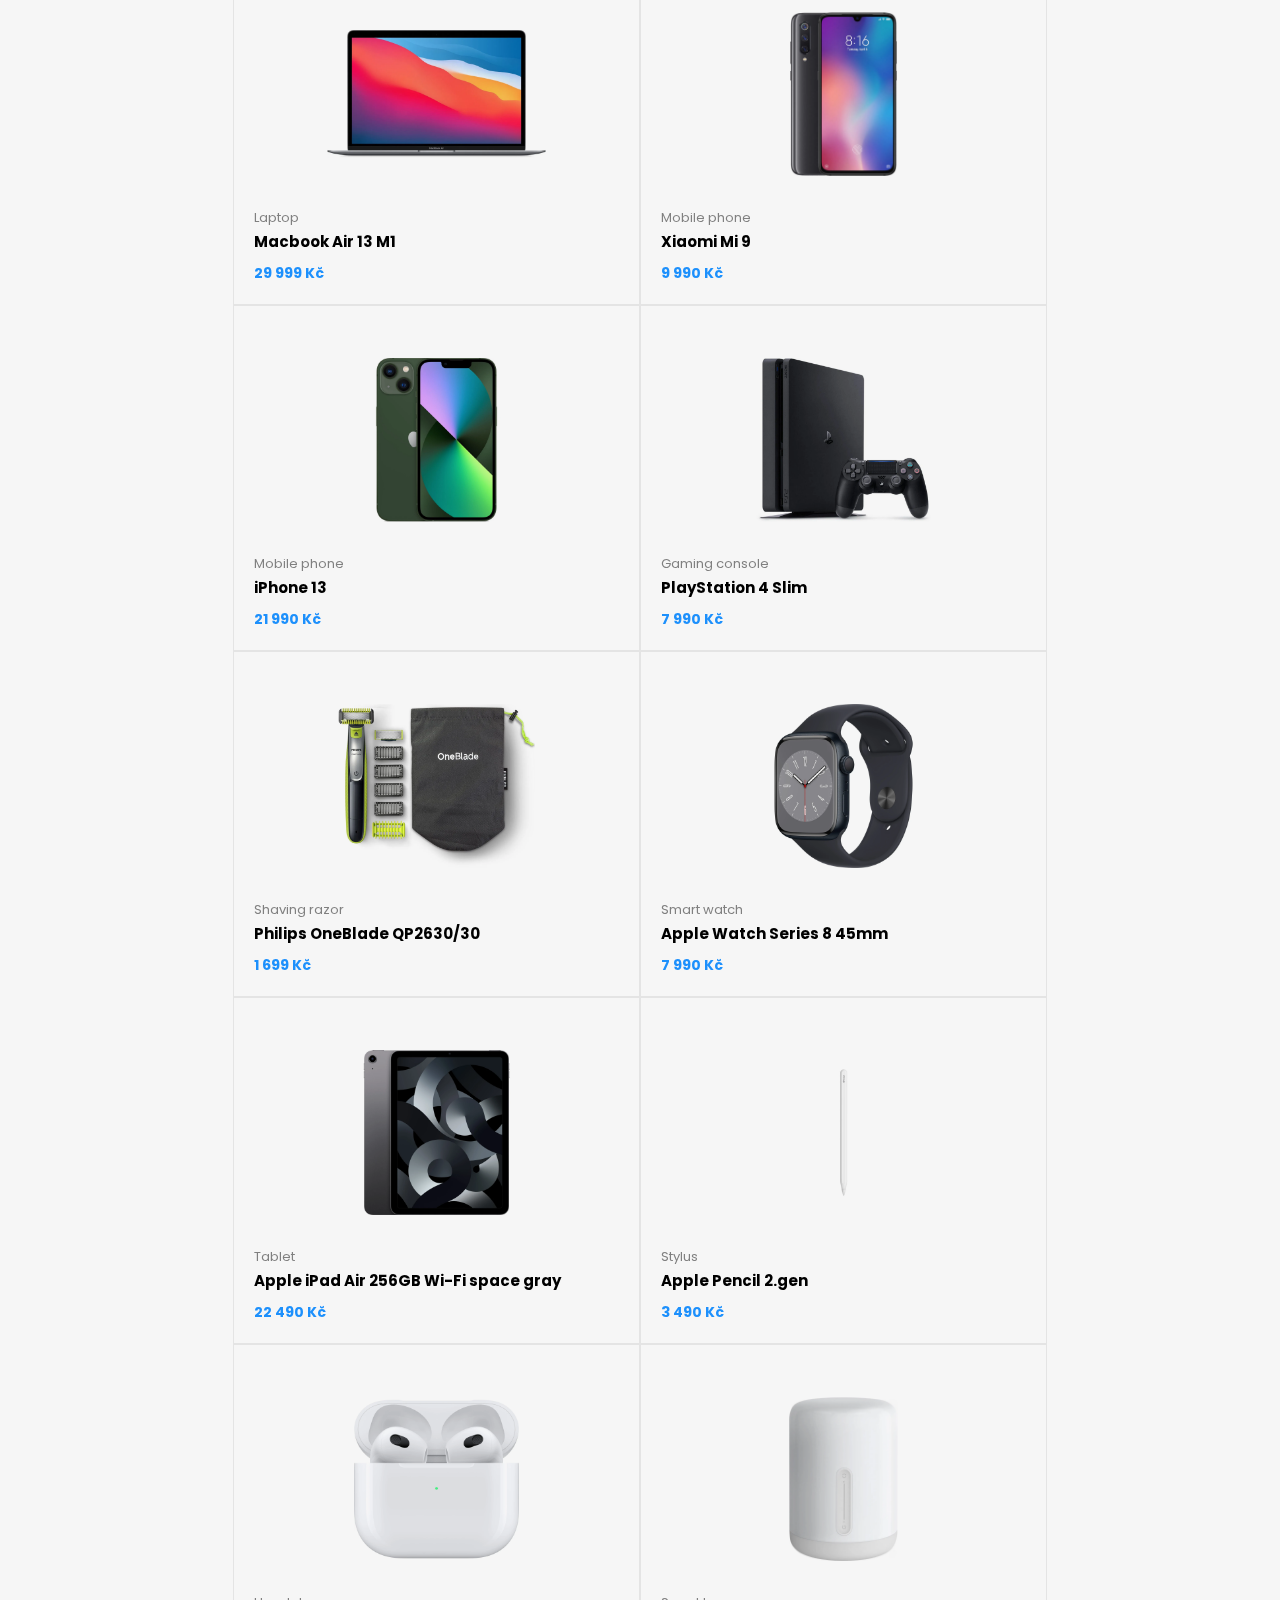
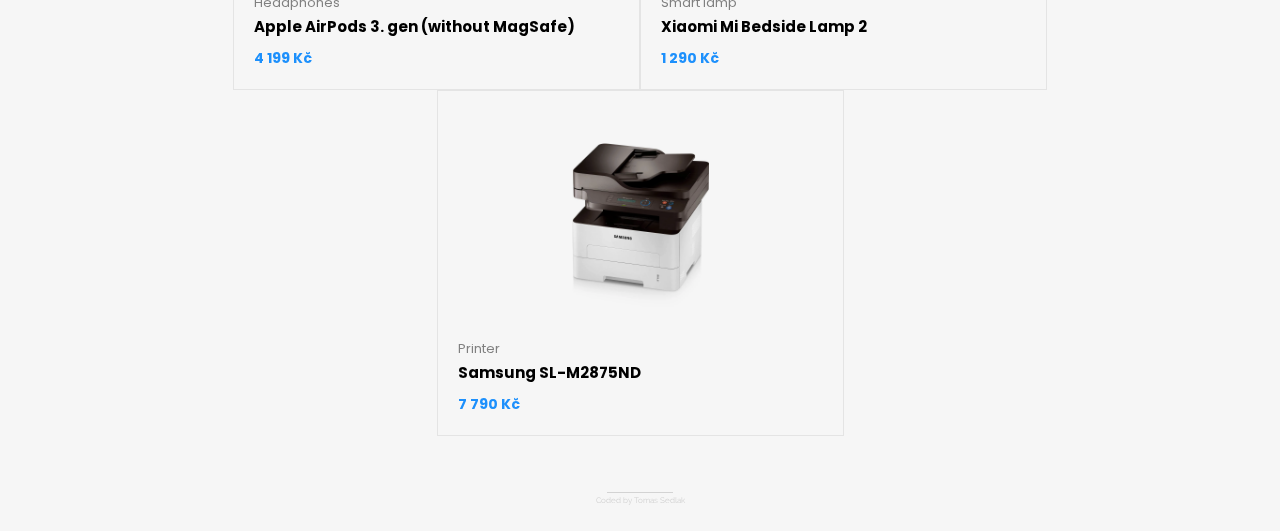
<file: TheNemessiS/index.html>
<html lang="en">
<head>
    <meta charset="UTF-8">
    <meta http-equiv="X-UA-Compatible" content="IE=edge">
    <meta name="viewport" content="width=device-width, initial-scale=1.0">
    <link rel="stylesheet" href="style/style.css">
    <link rel="icon" href="loga/marena.png">
    <meta name="author" content="Tomas Sedlak">
    <meta name="last-modified" content="2025/05/25">
    <title> TheNemessiS </title>
</head>
<body>
    <section>
        <header>
            <a href="../index.html"><img class="marena" src="loga/marena.png" alt="Logo"></a>
            <ul class="nav_menu">
                <li><a class="underline" href="index.html"> TheNemessiS </a></li>
                <li><a class="underline" href="../SeddY/index.html"> SeddY </a></li>
                <li><a class="underline" href="../Maruš/index.html"> Maruš </a></li>
            </ul>
            <label class="hamburger">
                <input type="checkbox">
                <svg viewBox="0 0 32 32">
                    <path d="M27 10 13 10C10.8 10 9 8.2 9 6 9 3.5 10.8 2 13 2 15.2 2 17 3.8 17 6L17 26C17 28.2 18.8 30 21 30 23.2 30 25 28.2 25 26 25 23.8 23.2 22 21 22L7 22" 
                        class="line line-top-bottom"></path>
                    <path d="M7 16 27 16" class="line"></path>
                </svg>
            </label>
        </header>
    </section>
    <nav class="profile">
        <nav class="profile_box">
            <div class="img_box">
                <img src="loga/thenemessis_photo.jpg" alt="TheNemessiS_photo">
            </div>
            <div class="section_text">
                <p class="greetings"> Hello, I'm </p>
                <h1 class="name_box"> Radek "TheNemessiS" Műller </h1>
                <div class="social_box"> 
                    <a href="https://www.instagram.com/radyyy_m/" class="socialContainer ContainerOne">
                    <svg class="socialSVG igSVG" viewBox="0 0 24 24"><path d="M11.999 7.377a4.623 4.623 0 1 0 0 9.248 4.623 4.623 0 0 0 0-9.248zm0 7.627a3.004 3.004 0 1 1 0-6.008 3.004 3.004 0 0 1 0 6.008z"></path><circle cx="16.806" cy="7.207" r="1.078"></circle><path d="M20.533 6.111A4.605 4.605 0 0 0 17.9 3.479a6.606 6.606 0 0 0-2.186-.42c-.963-.042-1.268-.054-3.71-.054s-2.755 0-3.71.054a6.554 6.554 0 0 0-2.184.42 4.6 4.6 0 0 0-2.633 2.632 6.585 6.585 0 0 0-.419 2.186c-.043.962-.056 1.267-.056 3.71 0 2.442 0 2.753.056 3.71.015.748.156 1.486.419 2.187a4.61 4.61 0 0 0 2.634 2.632 6.584 6.584 0 0 0 2.185.45c.963.042 1.268.055 3.71.055s2.755 0 3.71-.055a6.615 6.615 0 0 0 2.186-.419 4.613 4.613 0 0 0 2.633-2.633c.263-.7.404-1.438.419-2.186.043-.962.056-1.267.056-3.71s0-2.753-.056-3.71a6.581 6.581 0 0 0-.421-2.217zm-1.218 9.532a5.043 5.043 0 0 1-.311 1.688 2.987 2.987 0 0 1-1.712 1.711 4.985 4.985 0 0 1-1.67.311c-.95.044-1.218.055-3.654.055-2.438 0-2.687 0-3.655-.055a4.96 4.96 0 0 1-1.669-.311 2.985 2.985 0 0 1-1.719-1.711 5.08 5.08 0 0 1-.311-1.669c-.043-.95-.053-1.218-.053-3.654 0-2.437 0-2.686.053-3.655a5.038 5.038 0 0 1 .311-1.687c.305-.789.93-1.41 1.719-1.712a5.01 5.01 0 0 1 1.669-.311c.951-.043 1.218-.055 3.655-.055s2.687 0 3.654.055a4.96 4.96 0 0 1 1.67.311 2.991 2.991 0 0 1 1.712 1.712 5.08 5.08 0 0 1 .311 1.669c.043.951.054 1.218.054 3.655 0 2.436 0 2.698-.043 3.654h-.011z"></path></svg>
                    </a>
                    <a href="https://www.facebook.com/radek.muller.52" class="socialContainer ContainerTwo">
                    <svg class="socialSVG fbSVG" viewBox="0 0 24 24"><path d="M13.397 20.997v-8.196h2.765l.411-3.209h-3.176V7.548c0-.926.258-1.56 1.587-1.56h1.684V3.127A22.336 22.336 0 0 0 14.201 3c-2.444 0-4.122 1.492-4.122 4.231v2.355H7.332v3.209h2.753v8.202h3.312z"></path></svg>
                    </a>
                    <a href="https://www.tiktok.com/@rdiiikm" class="socialContainer ContainerThree">
                    <svg class="socialSVG ttSVG" viewBox="0 0 24 24"><path d="M19.59 6.69a4.83 4.83 0 0 1-3.77-4.25V2h-3.45v13.67a2.89 2.89 0 0 1-5.2 1.74 2.89 2.89 0 0 1 2.31-4.64 2.93 2.93 0 0 1 .88.13V9.4a6.84 6.84 0 0 0-1-.05A6.33 6.33 0 0 0 5 20.1a6.34 6.34 0 0 0 10.86-4.43v-7a8.16 8.16 0 0 0 4.77 1.52v-3.4a4.85 4.85 0 0 1-1-.1z"></path></svg>    
                    </a>
                </div>
            </div>
        </nav>    
    </nav> 
    <nav class="main_container">
        <h2> Current PC </h2>
            <hr>
        <nav class="components_container">
            <div class="components_imgbox">
                <div class="components">
                    <a href="https://www.alza.cz/intel-core-i7-12700kf-d6767571.htm"><img src="components_photo/12700kf.webp" title="Intel Core i7-12700K"></a>
                    <div>
                        <p class="kindOf"> Procesor </p>
                        <p class="nameOf"> Intel Core i7-12700K </p>
                        <p class="price"> 12 990 Kč </p>
                    </div>
                </div>    
            </div>
            <div class="components_imgbox">
                <div class="components">
                    <a href="https://www.alza.cz/msi-geforce-rtx-4060-gaming-x-8g-d7806175.htm"><img src="components_photo/gpu.webp" title="MSI GeForce RTX 4060 GAMING X 8G"></a>
                    <div>
                        <p class="kindOf"> Graphic card </p>
                        <p class="nameOf"> MSI GeForce RTX 4060 GAMING X 8G </p>
                        <p class="price"> 9 299 Kč </p>
                    </div>
                </div>
            </div>
            <div class="components_imgbox">    
                <div class="components">
                    <a href="https://www.alza.cz/kingston-fury-16gb-kit-ddr5-6000mhz-cl40-beast-black-rgb-d7189050.htm"><img src="components_photo/ddr5.webp" title="Kingston 16GB KIT DDR5 6000MHz CL40 FURY Beast Black RGB"></a>
                    <div>
                        <p class="kindOf"> RAM </p>
                        <p class="nameOf"> Kingston FURY 16GB KIT DDR5 6000MHz CL40 </p>
                        <p class="price"> 2 399 Kč </p>
                    </div>
                </div>
            </div>           
            <div class="components_imgbox">   
                <div class="components">
                    <a href="https://www.alza.cz/asus-prime-b760-plus-d7986296.htm"><img src="components_photo/MBasus.webp" title="ASUS TUF GAMING B760M-PLUS WIFI"></a>
                    <div>
                        <p class="kindOf"> Motherboard </p>
                        <p class="nameOf"> ASUS PRIME B760-PLUS </p>
                        <p class="price"> 4 099 Kč </p>
                    </div>
                </div>
            </div>
            <div class="components_imgbox">  
                <div class="components">
                    <a href="https://www.alza.cz/samsung-860-evo-250gb-d5258007.htm"><img src="components_photo/ssd.webp" title="Samsung 860 EVO 250GB"></a>
                    <div>
                        <p class="kindOf"> SSD drive </p>
                        <p class="nameOf"> Samsung 860 EVO 250GB </p>
                        <p class="price"> 1 199 Kč </p>
                    </div>
                </div>
            </div>
            <div class="components_imgbox">  
                <div class="components">
                    <a href="https://www.alza.cz/seagate-barracuda-1tb-d4494384.htm"><img src="components_photo/hdd.webp" title="Seagate BarraCuda 1TB"></a>
                    <div>
                        <p class="kindOf"> HDD drive </p>
                        <p class="nameOf"> Seagate BarraCuda 1TB </p>
                        <p class="price"> 1 299 Kč </p>
                    </div>
                </div>
            </div>
            <div class="components_imgbox">   
                <div class="components">
                    <a href="https://www.alza.cz/arctic-p12-pwm-pst-a-rgb-0db-black-d6479304.htm"><img src="components_photo/artic.webp" title="Seagate BarraCuda 2TB"></a>
                    <div>
                        <p class="kindOf"> PC fan </p>
                        <p class="nameOf"> ARCTIC P12 PWM PST A-RGB 0dB Black </p>
                        <p class="price"> 349 Kč </p>
                    </div>
                </div>
            </div>
            <div class="components_imgbox">   
                <div class="components">
                    <a href="https://www.alza.cz/endorfy-fera-5-argb-d7617319.htm"><img src="components_photo/endorfy.webp" title="Endorfy Fera 5 ARGB"></a>
                    <div>
                        <p class="kindOf"> CPU fan </p>
                        <p class="nameOf"> Endorfy Fera 5 ARGB </p>
                        <p class="price"> 999 Kč </p>
                    </div>
                </div>
            </div>
            </div>
            <div class="components_imgbox">   
                <div class="components">
                    <a href="https://www.alza.cz/seasonic-focus-gx-750w-gold-d5711814.htm"><img src="components_photo/seasonicPSU.webp" title="Cooler Master MWE 500"></a>
                    <div>
                        <p class="kindOf"> Power Supply </p>
                        <p class="nameOf"> Seasonic Focus GX 750 Gold </p>
                        <p class="price"> 2 599 Kč </p>
                    </div>
                </div>
            </div>
            <div class="components_imgbox">   
                <div class="components">
                    <a href="https://www.alza.cz/metallic-gear-by-phanteks-neo-v2-silver-d6102831.htm"><img src="components_photo/casePhanteks.webp" title="Metallic Gear by Phanteks NEO V2 Silver"></a>
                    <div>
                        <p class="kindOf"> PC case </p>
                        <p class="nameOf"> Metallic Gear by Phanteks NEO V2 Silver </p>
                        <p class="price"> 1 799 Kč </p>
                    </div>
                </div>
            </div>
        </nav>
            <h2> Previous PC </h2>
            <hr>
        <nav class="components_container">
            <div class="components_imgbox">
                <div class="components">
                    <a href="https://www.alza.cz/amd-fx-8300-d2275598.htm"><img src="components_photo/cpu.webp" title="AMD FX-8300"></a>
                    <div>
                        <p class="kindOf"> Procesor </p>
                        <p class="nameOf"> AMD FX-8300 </p>
                        <p class="price"> 3 459 Kč </p>
                    </div>
                </div>    
            </div>
            <div class="components_imgbox">
                <div class="components">
                    <a href="https://www.sapphiretech.com/en/consumer/pulse-rx-560-4g-g5-16-cu-1"><img src="components_photo/gpu2.webp" title="SAPPHIRE PULSE Radeon RX 560 4G OC"></a>
                    <div>
                        <p class="kindOf"> Graphic card </p>
                        <p class="nameOf"> SAPPHIRE PULSE Radeon RX 560 4G O </p>
                        <p class="price"> 3 199 Kč </p>
                    </div>
                </div>
            </div>
            <div class="components_imgbox">    
                <div class="components">
                    <a href="https://www.alza.cz/corsair-8gb-kit-ddr3-2666mhz-cl12-vengeance-pro-red-d2261519.htm"><img src="components_photo/ram.webp" title="Corsair 8GB KIT DDR3 2666MHz CL12 Vengeance Pro Red"></a>
                    <div>
                        <p class="kindOf"> RAM </p>
                        <p class="nameOf"> Corsair 8GB KIT DDR3 2666MHz CL12 </p>
                        <p class="price"> 2 399 Kč </p>
                    </div>
                </div>
            </div>           
            <div class="components_imgbox">   
                <div class="components">
                    <a href="https://www.alza.cz/asus-m5a97-r2-0-d355391.htm"><img src="components_photo/mbd.webp" title="ASUS M5A97 R2.0"></a>
                    <div>
                        <p class="kindOf"> Motherboard </p>
                        <p class="nameOf"> ASUS M5A97 R2.0 </p>
                        <p class="price"> 1 999 Kč </p>
                    </div>
                </div>
            </div>
            <div class="components_imgbox">  
                <div class="components">
                    <a href="https://www.alza.cz/asus-m5a97-r2-0-d355391.htm"><img src="components_photo/ssd.webp" title="Samsung 860 EVO 250GB"></a>
                    <div>
                        <p class="kindOf"> SSD disk </p>
                        <p class="nameOf"> Samsung 860 EVO 250GB </p>
                        <p class="price"> 1 199 Kč </p>
                    </div>
                </div>
            </div>
            <div class="components_imgbox">   
                <div class="components">
                    <a href="https://www.alza.cz/seagate-barracuda-1tb-d4494384.htm"><img src="components_photo/hdd.webp" title="Seagate BarraCuda 1TB"></a>
                    <div>
                        <p class="kindOf"> HDD disk </p>
                        <p class="nameOf"> Seagate BarraCuda 1TB </p>
                        <p class="price"> 1 299 Kč </p>
                    </div>
                </div>
            </div>
            <div class="components_imgbox">   
                <div class="components">
                    <a href="https://www.alza.cz/cooler-master-mwe-500-d5268528.htm"><img src="components_photo/pws.webp" title="Cooler Master MWE 500"></a>
                    <div>
                        <p class="kindOf"> Power Supply </p>
                        <p class="nameOf"> Cooler Master MWE 500 </p>
                        <p class="price">  1 899 Kč </p>
                    </div>
                </div>
            </div>
            </div>
            <div class="components_imgbox">   
                <div class="components">
                    <a href="https://www.alza.cz/evolveo-k2-cerna-cervena-d460416.htm"><img src="components_photo/case.webp" title="Cooler Master MASTERBOX MB400L"></a>
                    <div>
                        <p class="kindOf"> PC case </p>
                        <p class="nameOf"> EVOLVEO K2 </p>
                        <p class="price"> 799 Kč </p>
                    </div>
                </div>
            </div>
        </nav>
            <h2> Accessories</h2>
            <hr>
        <nav class="accessories_container"> 
            <div class="accessories_imgbox">
                <div class="accessories">
                    <a href="https://www.alza.cz/logitech-g502-hero-d5454225.htm?evt=ac&pos=1&qid=LuigisBox_22ad3ee0-dd5a-438f-ad81-865a35703534"><img src="accessories_photo/logiG502.webp" title="Logitech G502 Hero"></a>
                    <div>
                        <p class="kindOf"> Gaming mouse </p>
                        <p class="nameOf"> Logitech G502 Hero </p>
                        <p class="price"> 1 799 Kč </p>
                    </div>
                </div>
            </div>
            <div class="accessories_imgbox">
                <div class="accessories">
                    <a href="https://www.alza.cz/razer-ornata-chroma-d4460823.htm""><img src="accessories_photo/razerOrnata.webp" title="Razer Ornata Chroma US"></a>
                    <div>
                        <p class="kindOf"> Gaming keyboard </p>
                        <p class="nameOf"> Razer Ornata Chroma US </p>
                        <p class="price"> 2 399 Kč </p>
                    </div>
                </div>
            </div>
            <div class="accessories_imgbox">    
                <div class="accessories">
                    <a href="https://www.alza.cz/blue-snowball-ice-usb-black-d6469340.htm"><img src="accessories_photo/blueSnowball.webp" title="Blue Snowball iCE USB"></a>
                    <div>
                        <p class="kindOf"> Microphone </p>
                        <p class="nameOf"> Blue Snowball iCE USB </p>
                        <p class="price"> 1 699 Kč </p>
                    </div>
                </div>
            </div>           
            <div class="accessories_imgbox">   
                <div class="accessories">
                    <a href="https://www.alza.cz/hyperx-cloud-alpha-blackout-d6730995.htm"><img src=" accessories_photo/hyperxHeadphones.webp" title="HyperX Cloud Alpha Blackout"></a>
                    <div>
                        <p class="kindOf"> Gaming headphones </p>
                        <p class="nameOf"> HyperX Cloud Alpha Blackout </p>
                        <p class="price"> 2 690 Kč </p>
                    </div>
                </div>
            </div>
            <div class="accessories_imgbox">   
                <div class="accessories">
                    <a href="https://www.alza.cz/ozone-ground-level-evo-game-pad-d4329436.htm?ccname=Alza-PC+dopl%C5%88ky-My%C5%A1i-P%C5%99%C3%ADslu%C5%A1enstv%C3%AD"><img src="accessories_photo/ozonePad.webp" title="OZONE Ground Level EVO Game Pad"></a>
                    <div>
                        <p class="kindOf"> Mousepad </p>
                        <p class="nameOf"> OZONE Ground Level EVO Game Pad </p>
                        <p class="price"> 999 Kč </p>
                    </div>
                </div>
            </div>
            <div class="accessories_imgbox">  
                <div class="accessories">
                    <a href="https://www.alza.cz/27-msi-g274f-d9193909.htm?evt=ac"><img src="accessories_photo/msiMonitor.webp" title="27 MSI G274F"></a>
                    <div>
                        <p class="kindOf"> Monitor </p>
                        <p class="nameOf"> 27 MSI G274F </p>
                        <p class="price"> 4 490 Kč </p>
                    </div>
                </div>
            </div>
            <div class="accessories_imgbox">  
                <div class="accessories">
                    <a href="https://www.alza.cz/fenda-fd-a140x-d5593508.htm"><img src="accessories_photo/rep.webp" title="Fenda F&D A140X"></a>
                    <div>
                        <p class="kindOf"> Speakers </p>
                        <p class="nameOf"> Fenda F&D A140X </p>
                        <p class="price"> 1 499 Kč </p>
                    </div>
                </div>
            </div>
        </nav>
            <h2> Daily Tech </h2>
            <hr>
        <nav class="dailytech_container">
            <div class="dailytech_imgbox">
                <div class="dailytech">
                    <a href="https://www.alza.cz/google-nest-mini-2-generace-charcoal-d5695872.htm"><img src="dailytech_photo/gnm.webp" title="Google Nest Mini 2. generace Charcoal"></a>
                    <div>
                        <p class="kindOf"> Voice assistant </p>
                        <p class="nameOf"> Google Nest Mini 2. gen </p>
                        <p class="price"> 1 190 Kč </p>
                    </div>
                </div>
            </div>
            <div class="dailytech_imgbox">    
                <div class="dailytech">
                    <a href="https://www.alza.cz/epico-ultraslim-wireless-charging-pad-10w75w5w-black-built-in-cable-d5527290.htm"><img src="dailytech_photo/wch.webp" title="Epico Ultraslim Wireless Charging Pad"></a>
                    <div>
                        <p class="kindOf"> Wireless charger </p>
                        <p class="nameOf"> Epico Ultraslim Wireless Charging Pad </p>
                        <p class="price"> 999 Kč </p>
                    </div>
                </div>
            </div>           
            <div class="dailytech_imgbox">   
                <div class="dailytech">
                    <a href="https://www.alza.cz/macbook-air-13-m1-2020?dq=6243351"><img src="dailytech_photo/macbook.webp" title="Macbook Air 13 M1"></a>
                    <div>
                        <p class="kindOf"> Laptop </p>
                        <p class="nameOf"> Macbook Air 13 M1 </p>
                        <p class="price"> 29 999 Kč </p>
                    </div>
                </div>
            </div>
            <div class="dailytech_imgbox">  
                <div class="dailytech">
                    <a href="https://www.alza.cz/xiaomi-mi-9?dq=5557313"><img src="dailytech_photo/mi9.webp" title="Xiaomi Mi 9"></a>
                    <div>
                        <p class="kindOf"> Mobile phone </p>
                        <p class="nameOf"> Xiaomi Mi 9 </p>
                        <p class="price"> 9 990 Kč </p>
                    </div>
                </div>
            </div>
            <div class="dailytech_imgbox">  
                <div class="dailytech">
                    <a href="https://www.iwant.cz/Apple-iPhone-13-128GB-zeleny-p107757"><img src="dailytech_photo/iphone13.webp" title="iPhone 13"></a>
                    <div>
                        <p class="kindOf"> Mobile phone </p>
                        <p class="nameOf"> iPhone 13 </p>
                        <p class="price"> 21 990 Kč </p>
                    </div>
                </div>
            </div>
            <div class="dailytech_imgbox">   
                <div class="dailytech">
                    <a href="https://www.alza.cz/gaming/playstation-4-slim-500gb-d4463621.htm"><img src="dailytech_photo/ps4.webp" title="PlayStation 4 Slim"></a>
                    <div>
                        <p class="kindOf"> Gaming console </p>
                        <p class="nameOf"> PlayStation 4 Slim </p>
                        <p class="price"> 7 990 Kč </p>
                    </div>
                </div>
            </div>
            <div class="dailytech_imgbox">  
                <div class="dailytech">
                    <a href="https://www.alza.cz/philips-oneblade-face-and-body-qp2630-30-d5525970.htm"><img src="dailytech_photo/pob.webp" title="Philips OneBlade QP2630/30"></a>
                    <div>
                        <p class="kindOf"> Shaving razor </p>
                        <p class="nameOf"> Philips OneBlade QP2630/30 </p>
                        <p class="price"> 1 699 Kč </p>
                    </div>
                </div>
            </div>
            <div class="dailytech_imgbox">  
                <div class="dailytech">
                    <a href="https://www.iwant.cz/Apple-Watch-Series-8-45mm-inkoustovy-hlinik-s-inkoustovym-sportovnim-reminkem-p112157"><img src="dailytech_photo/appleWatch.webp" title="Apple Watch Series 8 45mm"></a>
                    <div>
                        <p class="kindOf"> Smart watch </p>
                        <p class="nameOf"> Apple Watch Series 8 45mm </p>
                        <p class="price"> 7 990 Kč </p>
                    </div>
                </div>
            </div>
            <div class="dailytech_imgbox">  
                <div class="dailytech">
                    <a href="https://www.iwant.cz/Apple-iPad-Air-256GB-Wi-Fi-vesmirne-sedy-2022--p107749"><img src="dailytech_photo/ipadAir.webp" title="Apple iPad Air 256GB Wi-Fi space gray"></a>
                    <div>
                        <p class="kindOf"> Tablet </p>
                        <p class="nameOf"> Apple iPad Air 256GB Wi-Fi space gray </p>
                        <p class="price"> 22 490 Kč </p>
                    </div>
                </div>
            </div>
            <div class="dailytech_imgbox">  
                <div class="dailytech">
                    <a href="https://www.iwant.cz/Apple-Pencil-2-tuzka-bila-p44447"><img src="dailytech_photo/applePencil.webp" title="Apple Pencil 2.gen"></a>
                    <div>
                        <p class="kindOf"> Stylus </p>
                        <p class="nameOf"> Apple Pencil 2.gen </p>
                        <p class="price"> 3 490 Kč </p>
                    </div>
                </div>
            </div>
            <div class="dailytech_imgbox">  
                <div class="dailytech">
                    <a href="https://www.iwant.cz/Apple-AirPods-bezdratova-sluchatka-s-Lightning-nabijecim-pouzdrem-2021-bila-p112819"><img src="dailytech_photo/airpods3GEN.webp" title="Apple AirPods 3. gen (without MagSafe)"></a>
                    <div>
                        <p class="kindOf"> Headphones </p>
                        <p class="nameOf"> Apple AirPods 3. gen (without MagSafe) </p>
                        <p class="price"> 4 199 Kč </p>
                    </div>
                </div>
            </div>
            <div class="dailytech_imgbox">  
                <div class="dailytech">
                    <a href="https://www.alza.cz/xiaomi-mi-bedside-lamp-2-d5667641.htm"><img src="dailytech_photo/lamp.webp" title="Xiaomi Mi Bedside Lamp 2"></a>
                    <div>
                        <p class="kindOf"> Smart lamp </p>
                        <p class="nameOf"> Xiaomi Mi Bedside Lamp 2 </p>
                        <p class="price"> 1 290 Kč </p>
                    </div>
                </div>
            </div>
            <div class="dailytech_imgbox">  
                <div class="dailytech">
                    <a href="https://www.alza.cz/samsung-sl-m2875nd-bila-d441302.htm"><img src="dailytech_photo/printer.webp" title="Samsung SL-M2875ND"></a>
                    <div>
                        <p class="kindOf"> Printer </p>
                        <p class="nameOf"> Samsung SL-M2875ND </p>
                        <p class="price"> 7 790 Kč </p>
                    </div>
                </div>
            </div>
        </nav>
    </nav>
    <footer>
        <hr>
        Coded by <a class="coder" href="https://github.com/seddySedlak"> Tomas Sedlak </a>
    </footer>    
    <script src="script.js"></script> 
</body>
</html>
</file>
<file: SeddY/style/style.css>
@import url('https://fonts.googleapis.com/css2?family=Righteous&display=swap');
@import url("https://fonts.googleapis.com/css2?family=Poppins:wght@300;400;500;600&display=swap");
@import url('https://fonts.googleapis.com/css2?family=Raleway:ital,wght@0,100..900;1,100..900&display=swap');
@import url('https://fonts.googleapis.com/css2?family=Sora:wght@100..800&display=swap');

/* 
@author Tomas Sedlak
@last-modified 2025/05/25
*/
body {
    margin: 0;
    padding: 0;
    flex-direction: row-reverse;
    /* font-family: "Poppins", sans-serif; */
    font-family: "Raleway", sans-serif;
    font-weight: 400;
    background-color: #f6f6f6;
    display: flex;
    flex-direction: column;
    justify-content: center;
    align-items: center;
}
html {
    scroll-behavior: smooth;
}
::-webkit-scrollbar {
    width: .625vw;
    background-color: white;
}
::-webkit-scrollbar-track {
    background: white;
}
::-webkit-scrollbar-thumb {
    background: rgb(190, 190, 190);
}
::-webkit-scrollbar-thumb:hover {
    background-color: rgb(44, 43, 43);
}
section {
    width: 100%;
    display: flex;
    justify-content: center;
    margin: 1.25rem 0 0 0;
}
header {
    /* padding: 0 5.208vw; */
    width: 80%;
    height: 6vh;
    display: flex;
    justify-content: space-between;
    align-items: center;
}
.marena {
    width: auto;
    height: 4.5vh;
}
ul {
    position: relative;
    margin: 0;
    padding: 0;
    display: flex;
}
ul li {
    list-style: none;
    margin: 0px .3rem;
}
ul li a {
    position: relative;
    display: block;
    padding: .4rem .95rem;
    margin: .4rem 0;
    text-decoration: none;
    color: rgb(59, 59, 59);
    font-size: 1.438rem;
}
ul li a:hover { 
    color: #131313;
}
.underline::before {
    content: '';
    position: absolute;
    bottom: 0;
    right: 0;
    width: 0;
    height: .2vh;
    background-color: #636260;
    transition: width 0.6s cubic-bezier(0.25, 1, 0.5, 1);
}
@media (hover: hover) and (pointer: fine) {
    .underline:hover::before{
    left: 0;
    right: auto;
    width: 100%;
    background-color: #131313;
    }
}
.profile {
    display: flex;
    background-color: transparent;
    height: 90vh;
}
.profile_box {
    background-color: transparent;   
    display: flex;
    justify-content: space-between;
    align-items: center;
    flex-direction: row;
    gap: 15vh;
}
.img_box {
    width: auto;
    height: auto;
    background-color: transparent;
    border-radius: 100%;
}
.profile_box img {
    width: 25vw;
    height: auto;
    border-radius: 100%;
}
.greetings {
    color: #636260;
    font-style: normal;
    font-weight: 400;
    font-family: "Sora", sans-serif;
}
.name_box {
    width: 80%;
    height: auto;
    font-size: 2.8rem;
    font-weight: 600;
    padding: 0;
    margin: 0;
}
/* @keyframes typing {
    from {
        width: 0%;
    }
    to {
        width: 105%;
    }
} */
.section_text {
    display: flex;
    flex-direction: column;
    justify-content: space-between;
    align-items: center;
    text-align: center;
}
.social_box {
    display: flex;
    padding: 1.5rem;
    gap: 1.25rem;
}
.socialContainer {
    width: 3.125rem;
    height: 3.125rem;
    background-color: rgb(44, 44, 44);
    display: flex;
    align-items: center;
    justify-content: center;
    overflow: hidden;
    transition-duration: .3s;
    border-radius: 3.125rem;
}
/* instagram */
.ContainerOne:hover {
    background-color: #d62976;
    transition-duration: .9s;
}
  /* facebook */
.ContainerTwo:hover {
    background-color: #00acee;
    transition-duration: .9s;
}
/* github */
.ContainerThree:hover {
    background-color: #6e5494;
    transition-duration: .9s;
}
.socialContainer:active {
    transform: scale(0.9);
    transition-duration: 0.9s;
}
.socialSVG {
    width: 2rem;
    height: 2rem;
}  
.socialSVG path, circle {
    fill: rgb(255, 255, 255);
}
.socialContainer:hover .socialSVG {
    animation: slide-in-top 0.3s both;
}
@keyframes slide-in-top {
    0% {
        transform: translateY(-50px);
        opacity: 0;
    }
    100% {
        transform: translateY(0);
        opacity: 1;
    }
}
h2 {
    text-transform: uppercase;
    letter-spacing: 1;
    font-size: 1.625rem;
    margin: 0;
    margin-top: 5vh;
}
hr {
    background-color: black;
    width: 250px;
    height: 0.2vh;
    border: 0;
    margin-bottom: 3vh;
}
.main_container { 
    width: 80%;    
    display: flex;
    flex-direction: column;
    text-align: center;
    background-color: transparent;
    font-family: "Poppins", sans-serif;
}
.components_container, .accessories_container, .dailytech_container {
    background-color: transparent;
    margin: 0;
    display: flex;
    justify-content: center;
    flex-wrap: wrap;
    margin-bottom: 3rem;
} 
.components_container .components_imgbox, .accessories_container .accessories_imgbox, .dailytech_container .dailytech_imgbox {
    position: none;
    display: flex;
    height: auto;
}
.components, .accessories, .dailytech {
    display: flex;
    justify-content: center;
    align-items: center;
    flex-direction: column;
    width: 100%;
    padding: 20px;
}
.components div, .accessories div, .dailytech div {
    width: 100%;
    padding: 0;
    margin: 0;
    padding-top: 0;
}
.components div p:nth-child(1), .accessories div p:nth-child(1), .dailytech div p:nth-child(1) {
    color: grey;
    font-size: .813rem;
    margin: 0;
}
.components div p:nth-child(2), .accessories div p:nth-child(2), .dailytech div p:nth-child(2) {
    color: black;
    font-weight: bold;
    font-size: .938rem;
    margin-top: .125rem;
    margin-bottom: .625rem;
}
.components div p:nth-child(3), .accessories div p:nth-child(3), .dailytech div p:nth-child(3) {
    color: rgb(29, 144, 252);
    font-weight: bold;
    font-size: .875rem;
    margin: 0;
}
.components p, .accessories p, .dailytech p {
    text-align: left;
}
.components_container .components_imgbox .components, .accessories_container .accessories_imgbox .accessories, .dailytech_container .dailytech_imgbox .dailytech {
    position: none;
    overflow: hidden;
    border: 1px solid rgb(228, 228, 228);
    max-width: 365px;
}
.components_container .components_imgbox .components:hover, .accessories_container .accessories_imgbox .accessories:hover, .dailytech_container .dailytech_imgbox .dailytech:hover {
    transition: 0.5s;
    box-shadow: rgba(100, 100, 111, 0.2) 0px 7px 29px 0px;
}
.components img, .accessories img, .dailytech img {
    mix-blend-mode: multiply;
    aspect-ratio: 4/3;
    object-fit: contain;
    width: 60%;
    height: auto;
    max-width: 360px;
    padding: 2rem 1rem;
}
.components img:hover, .accessories img:hover, .dailytech img:hover {
    transform: scale(1.1);
    transition: 0.5s;
}
footer {
    margin: .313rem .313rem 1.625rem .313rem;
    font-size: .5rem;
    text-align: center;
    color: lightgray;
}
footer hr {
    background-color: lightgray;
    width: 5.208vw;
    height: 0.1vh;
    margin-bottom: .125rem;
    margin-top: 3.125;
}
.coder {
    text-decoration: none;
    color: lightgray;
}
.coder:hover {
    color: rgb(29, 144, 252);
}
.hamburger{
    display: none;
    cursor: pointer;
}
/* .bar{
    display: block;
    width: 30px;
    height: 5px;
    margin: .313rem auto;
    transition: all 0.3s ease;
    background-color: rgb(29, 29, 29);
}  */
.hamburger {
    cursor: pointer;
}
.hamburger input {
    display: none;
}
.hamburger svg {
    height: 3rem;
    transition: transform .1s cubic-bezier(0.4, 0, 0.2, 1);
}
.line {
    fill: none;
    stroke: #2c2c2c;
    stroke-linecap: round;
    stroke-linejoin: round;
    stroke-width: 2;
    /* transition: stroke-dasharray .3s cubic-bezier(0.4, 0, 0.2, 1),
    stroke-dashoffset .3s cubic-bezier(0.4, 0, 0.2, 1); */
}
.line-top-bottom {
    stroke-dasharray: 12 63;
}
.hamburger input:checked + svg {
    transform: rotate(-45deg);
}
.hamburger input:checked + svg .line-top-bottom {
    stroke-dasharray: 20 300;
    stroke-dashoffset: -32.42;
}

/* phones */
@media (max-width: 480px) {
    section{
        padding: 0;
        margin: 0;
    }
    .profile{
        flex-direction: column;
        margin-top: 6rem;
    }
    .profile_box{
        flex-direction: column;
        gap: 3rem;
    }
    .img_box img{
        width: 65vw;
    }
    .main_container{
        width: 90%;
    }
    .components_container, .accessories_container, .dailytech_container{
        flex-direction: column;
    }
    header{
        background-color: #f6f6f6;
        padding: 0;
        width: 90%;
    }
    .hamburger{
        display: block;
    }
    .nav_menu{
        display: none;
    }
    .nav_menu.active{
        display: block;
        position: absolute;
        width: 100%;
        top: 65px;
        background-color: #f6f6f6;
        left: 0;
        text-align: center;
        box-shadow: 0px 10px 7px -5px rgba(0,0,0,0.19);
    }
    .nav_menu li{
        padding: .313rem;
    }
    .nav_menu li:hover{
        background-color: rgb(225, 225, 225);
    }
}
/* Low resolution tablets */
@media (min-width: 481px) and (max-width: 820px) {
    section{
        padding: 0;
        margin: 0;
    }
    .profile{
        flex-direction: column;
        height: 95vh;
        margin-top: 5.5rem;
    }
    .profile_box{
        flex-direction: column;
        gap: 3rem;
    }
    .img_box img{
        width: 55vw;
    }
    .main_container{
        width: 90%;
    }
    .components_container, .accessories_container, .dailytech_container{
        flex-direction: row;
    }
    header{
        background-color: #f6f6f6;
        padding: 0;
        width: 90%;
    }
    .hamburger{
        display: block;
    }
    .nav_menu{
        display: none;
    }
    .nav_menu.active{
        display: block;
        position: absolute;
        width: 100%;
        top: 65px;
        background-color: #f6f6f6;
        left: 0;
        text-align: center;
        box-shadow: 0px 10px 7px -5px rgba(0,0,0,0.19);
    }
    .nav_menu li{
        padding: .313rem;
    }
    .nav_menu li:hover{
        background-color: rgb(225, 225, 225);
    }
}
/* Tablets in portrait mode */
@media (min-width: 821px) and (max-width: 1024px) {
    .profile{
        height: 90vh;
        gap: 0;
    }
    .profile_box{
        flex-direction: row;
        gap: 0;
        margin: 0;
        padding: 0;
    }
    .img_box img{
        width: 35vw;
    }
    .main_container{
        width: 90%;
    }
    .components_container .components_imgbox, .accessories_container .accessories_imgbox, .dailytech_container .dailytech_imgbox {
        width: 50%;
    }
    .components_container, .accessories_container, .dailytech_container{
        flex-direction: row;
    }
    header{
        background-color: #f6f6f6;
        padding: 0;
        width: 90%;
    }
    .hamburger {
        display: none;
    }
}
</file>
<file: TheNemessiS/style/style.css>
@import url('https://fonts.googleapis.com/css2?family=Righteous&display=swap');
@import url("https://fonts.googleapis.com/css2?family=Poppins:wght@300;400;500;600&display=swap");
@import url('https://fonts.googleapis.com/css2?family=Raleway:ital,wght@0,100..900;1,100..900&display=swap');
@import url('https://fonts.googleapis.com/css2?family=Sora:wght@100..800&display=swap');

/* 
@author Tomas Sedlak
@last-modified 2025/05/25
*/
body {
    margin: 0;
    padding: 0;
    flex-direction: row-reverse;
    font-family: "Raleway", sans-serif;
    font-weight: 400;
    background-color: #f6f6f6;
    display: flex;
    flex-direction: column;
    justify-content: center;
    align-items: center;
}
html {
    scroll-behavior: smooth;
}
::-webkit-scrollbar {
    width: .625vw;
    background-color: white;
}
::-webkit-scrollbar-track {
    background: white;
}
::-webkit-scrollbar-thumb {
    background: rgb(190, 190, 190);
}
::-webkit-scrollbar-thumb:hover {
    background-color: rgb(44, 43, 43);
}
section {
    width: 100%;
    display: flex;
    justify-content: center;
    margin: 1.25rem 0 0 0;
}
header {
    /* padding: 0 5.208vw; */
    width: 80%;
    height: 6vh;
    display: flex;
    justify-content: space-between;
    align-items: center;
}
.marena {
    width: auto;
    height: 4.5vh;
}
ul {
    position: relative;
    margin: 0;
    padding: 0;
    display: flex;
}
ul li {
    list-style: none;
    margin: 0px .3rem;
}
ul li a {
    position: relative;
    display: block;
    padding: .4rem .95rem;
    margin: .4rem 0;
    text-decoration: none;
    color: rgb(59, 59, 59);
    font-size: 1.438rem;
}
ul li a:hover { 
    color: #131313;
}
.underline::before {
    content: '';
    position: absolute;
    bottom: 0;
    right: 0;
    width: 0;
    height: .2vh;
    background-color: #636260;
    transition: width 0.6s cubic-bezier(0.25, 1, 0.5, 1);
}
@media (hover: hover) and (pointer: fine) {
    .underline:hover::before{
    left: 0;
    right: auto;
    width: 100%;
    background-color: #131313;
    }
}
.profile {
    display: flex;
    background-color: transparent;
    height: 90vh;
}
.profile_box {
    background-color: transparent;   
    display: flex;
    justify-content: space-between;
    align-items: center;
    flex-direction: row;
    gap: 15vh;
}
.img_box {
    width: auto;
    height: auto;
    background-color: transparent;
    border-radius: 100%;
}
.profile_box img {
    width: 25vw;
    height: auto;
    border-radius: 100%;
}
.greetings {
    color: #636260;
    font-style: normal;
    font-weight: 400;
    font-family: "Sora", sans-serif;
}
.name_box {
    width: 80%;
    height: auto;
    font-size: 2.8rem;
    font-weight: 600;
    padding: 0;
    margin: 0;
}
/* @keyframes typing {
    from {
        width: 0%;
    }
    to {
        width: 105%;
    }
} */
.section_text {
    display: flex;
    flex-direction: column;
    justify-content: space-between;
    align-items: center;
    text-align: center;
}
.social_box {
    display: flex;
    padding: 1.5rem;
    gap: 1.25rem;
}
.socialContainer {
    width: 3.125rem;
    height: 3.125rem;
    background-color: rgb(44, 44, 44);
    display: flex;
    align-items: center;
    justify-content: center;
    overflow: hidden;
    transition-duration: .3s;
    border-radius: 3.125rem;
}
/* instagram */
.ContainerOne:hover {
    background-color: #d62976;
    transition-duration: .9s;
}
  /* facebook */
.ContainerTwo:hover {
    background-color: #00acee;
    transition-duration: .9s;
}
/* github */
.ContainerThree:hover {
    background-color: #ed1c51;
    transition-duration: .9s;
}
.socialContainer:active {
    transform: scale(0.9);
    transition-duration: 0.9s;
}
.socialSVG {
    width: 2rem;
    height: 2rem;
}  
.socialSVG path, circle {
    fill: rgb(255, 255, 255);
}
.socialContainer:hover .socialSVG {
    animation: slide-in-top 0.3s both;
}
@keyframes slide-in-top {
    0% {
        transform: translateY(-50px);
        opacity: 0;
    }
    100% {
        transform: translateY(0);
        opacity: 1;
    }
}
h2 {
    text-transform: uppercase;
    letter-spacing: 1;
    font-size: 1.625rem;
    margin: 0;
    margin-top: 5vh;
}
hr {
    background-color: black;
    width: 250px;
    height: 0.2vh;
    border: 0;
    margin-bottom: 3vh;
}
.main_container { 
    width: 80%;    
    display: flex;
    flex-direction: column;
    text-align: center;
    background-color: transparent;
    font-family: "Poppins", sans-serif;
}
.components_container, .accessories_container, .dailytech_container {
    background-color: transparent;
    margin: 0;
    display: flex;
    justify-content: center;
    flex-wrap: wrap;
    margin-bottom: 3rem;
} 
.components_container .components_imgbox, .accessories_container .accessories_imgbox, .dailytech_container .dailytech_imgbox {
    position: none;
    display: flex;
    height: auto;
}
.components, .accessories, .dailytech {
    display: flex;
    justify-content: center;
    align-items: center;
    flex-direction: column;
    width: 100%;
    padding: 20px;
}
.components div, .accessories div, .dailytech div {
    width: 100%;
    padding: 0;
    margin: 0;
    padding-top: 0;
}
.components div p:nth-child(1), .accessories div p:nth-child(1), .dailytech div p:nth-child(1) {
    color: grey;
    font-size: .813rem;
    margin: 0;
}
.components div p:nth-child(2), .accessories div p:nth-child(2), .dailytech div p:nth-child(2) {
    color: black;
    font-weight: bold;
    font-size: .938rem;
    margin-top: .125rem;
    margin-bottom: .625rem;
}
.components div p:nth-child(3), .accessories div p:nth-child(3), .dailytech div p:nth-child(3) {
    color: rgb(29, 144, 252);
    font-weight: bold;
    font-size: .875rem;
    margin: 0;
}
.components p, .accessories p, .dailytech p {
    text-align: left;
}
.components_container .components_imgbox .components, .accessories_container .accessories_imgbox .accessories, .dailytech_container .dailytech_imgbox .dailytech {
    position: none;
    overflow: hidden;
    border: 1px solid rgb(228, 228, 228);
    max-width: 365px;
}
.components_container .components_imgbox .components:hover, .accessories_container .accessories_imgbox .accessories:hover, .dailytech_container .dailytech_imgbox .dailytech:hover {
    transition: 0.5s;
    box-shadow: rgba(100, 100, 111, 0.2) 0px 7px 29px 0px;
}
.components img, .accessories img, .dailytech img {
    mix-blend-mode: multiply;
    aspect-ratio: 4/3;
    object-fit: contain;
    width: 60%;
    height: auto;
    max-width: 360px;
    padding: 2rem 1rem;
}
.components img:hover, .accessories img:hover, .dailytech img:hover {
    transform: scale(1.1);
    transition: 0.5s;
}
footer {
    margin: .313rem .313rem 1.625rem .313rem;
    font-size: .5rem;
    text-align: center;
    color: lightgray;
}
footer hr {
    background-color: lightgray;
    width: 5.208vw;
    height: 0.1vh;
    margin-bottom: .125rem;
    margin-top: 3.125;
}
.coder {
    text-decoration: none;
    color: lightgray;
}
.coder:hover {
    color: rgb(29, 144, 252);
}
.hamburger{
    display: none;
    cursor: pointer;
}
/* .bar{
    display: block;
    width: 30px;
    height: 5px;
    margin: .313rem auto;
    transition: all 0.3s ease;
    background-color: rgb(29, 29, 29);
}  */
.hamburger {
    cursor: pointer;
}
.hamburger input {
    display: none;
}
.hamburger svg {
    height: 3rem;
    transition: transform .1s cubic-bezier(0.4, 0, 0.2, 1);
}
.line {
    fill: none;
    stroke: #2c2c2c;
    stroke-linecap: round;
    stroke-linejoin: round;
    stroke-width: 2;
    /* transition: stroke-dasharray .3s cubic-bezier(0.4, 0, 0.2, 1),
    stroke-dashoffset .3s cubic-bezier(0.4, 0, 0.2, 1); */
}
.line-top-bottom {
    stroke-dasharray: 12 63;
}
.hamburger input:checked + svg {
    transform: rotate(-45deg);
}
.hamburger input:checked + svg .line-top-bottom {
    stroke-dasharray: 20 300;
    stroke-dashoffset: -32.42;
}

/* phones */
@media (max-width: 480px) {
    section{
        padding: 0;
        margin: 0;
    }
    .profile{
        flex-direction: column;
        margin-top: 6rem;
    }
    .profile_box{
        flex-direction: column;
        gap: 3rem;
    }
    .img_box img{
        width: 65vw;
    }
    .main_container{
        width: 90%;
    }
    .components_container, .accessories_container, .dailytech_container{
        flex-direction: column;
    }
    header{
        background-color: #f6f6f6;
        padding: 0;
        width: 90%;
    }
    .hamburger{
        display: block;
    }
    .nav_menu{
        display: none;
    }
    .nav_menu.active{
        display: block;
        position: absolute;
        width: 100%;
        top: 65px;
        background-color: #f6f6f6;
        left: 0;
        text-align: center;
        box-shadow: 0px 10px 7px -5px rgba(0,0,0,0.19);
    }
    .nav_menu li{
        padding: .313rem;
    }
    .nav_menu li:hover{
        background-color: rgb(225, 225, 225);
    }
}
/* Low resolution tablets */
@media (min-width: 481px) and (max-width: 820px) {
    section{
        padding: 0;
        margin: 0;
    }
    .profile{
        flex-direction: column;
        height: 95vh;
        margin-top: 5.5rem;
    }
    .profile_box{
        flex-direction: column;
        gap: 3rem;
    }
    .img_box img{
        width: 55vw;
    }
    .main_container{
        width: 90%;
    }
    .components_container, .accessories_container, .dailytech_container{
        flex-direction: row;
    }
    header{
        background-color: #f6f6f6;
        padding: 0;
        width: 90%;
    }
    .hamburger{
        display: block;
    }
    .nav_menu{
        display: none;
    }
    .nav_menu.active{
        display: block;
        position: absolute;
        width: 100%;
        top: 65px;
        background-color: #f6f6f6;
        left: 0;
        text-align: center;
        box-shadow: 0px 10px 7px -5px rgba(0,0,0,0.19);
    }
    .nav_menu li{
        padding: .313rem;
    }
    .nav_menu li:hover{
        background-color: rgb(225, 225, 225);
    }
}
/* Tablets in portrait mode */
@media (min-width: 821px) and (max-width: 1024px) {
    .profile{
        height: 90vh;
        gap: 0;
    }
    .profile_box{
        flex-direction: row;
        gap: 0;
        margin: 0;
        padding: 0;
    }
    .img_box img{
        width: 35vw;
    }
    .main_container{
        width: 90%;
    }
    .components_container .components_imgbox, .accessories_container .accessories_imgbox, .dailytech_container .dailytech_imgbox {
        width: 50%;
    }
    .components_container, .accessories_container, .dailytech_container{
        flex-direction: row;
    }
    header{
        background-color: #f6f6f6;
        padding: 0;
        width: 90%;
    }
    .hamburger {
        display: none;
    }
}
</file>
